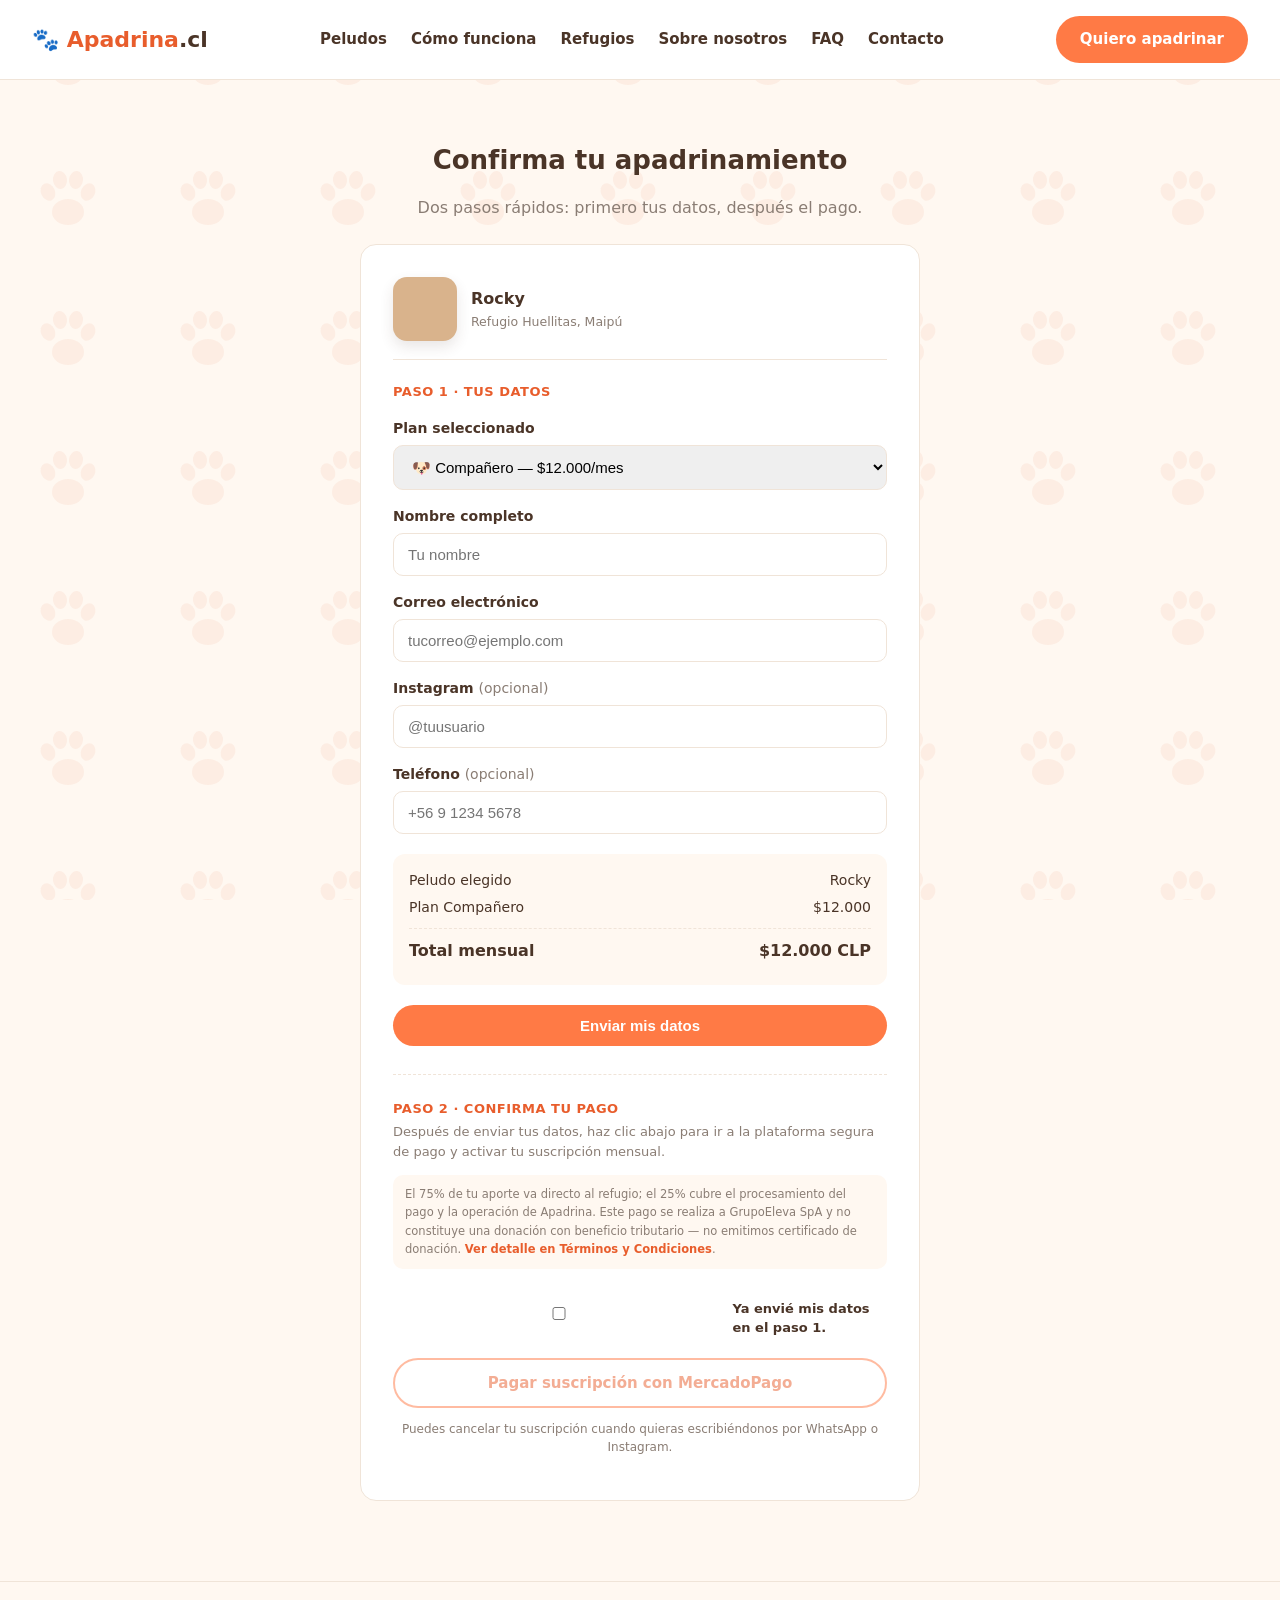
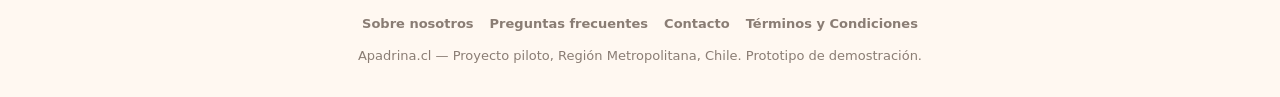
<file: checkout.html>
<!DOCTYPE html>
<html lang="es-CL">
<head>
<meta charset="UTF-8">
<meta name="viewport" content="width=device-width, initial-scale=1.0">
<title>Suscribirme — Apadrina</title>
<meta name="robots" content="noindex, nofollow">
<link rel="stylesheet" href="style.css">
<link rel="icon" href="Imagenes/Banners/favicon.png" type="image/png">
</head>
<body>

<div id="header-placeholder"></div>

<div class="container">
  <h2 class="section-title" style="text-align:center;">Confirma tu apadrinamiento</h2>
  <p class="section-sub" style="text-align:center;">Dos pasos rápidos: primero tus datos, después el pago.</p>

  <div class="form-box" style="max-width:560px;">
    <div class="checkout-animal-header">
      <div id="perro-foto" class="checkout-animal-foto"></div>
      <div>
        <div class="checkout-animal-nombre"><b id="perro-nombre">Rocky</b></div>
        <div class="checkout-animal-refugio" id="perro-refugio">Refugio Huellitas, Maipú</div>
      </div>
    </div>

    <!-- PASO 1: Formulario de datos -->
    <h3 class="checkout-paso-titulo">Paso 1 · Tus datos</h3>
    <form id="checkout-form" action="https://formspree.io/f/mgawyrad" method="POST">
      <input type="hidden" name="perro" id="input-perro" value="Rocky">
      <input type="hidden" name="plan" id="input-plan" value="Compañero - $12.000/mes">

      <label for="plan-select">Plan seleccionado</label>
      <select id="plan-select" name="plan_legible" style="width:100%;padding:12px 14px;border:1px solid var(--borde);border-radius:10px;font-size:15px;">
        <option value="Amigo - $5.000/mes">🐾 Amigo — $5.000/mes</option>
        <option value="Compañero - $12.000/mes" selected>🐶 Compañero — $12.000/mes</option>
        <option value="Familia Apadrina - $20.000/mes">🏡 Familia Apadrina — $20.000/mes</option>
      </select>

      <label for="nombre">Nombre completo</label>
      <input type="text" id="nombre" name="nombre" placeholder="Tu nombre" required>

      <label for="email">Correo electrónico</label>
      <input type="email" id="email" name="email" placeholder="tucorreo@ejemplo.com" required>

      <label for="instagram">Instagram <span style="font-weight:400; color:var(--gris);">(opcional)</span></label>
      <input type="text" id="instagram" name="instagram" placeholder="@tuusuario">

      <label for="telefono">Teléfono <span style="font-weight:400; color:var(--gris);">(opcional)</span></label>
      <input type="tel" id="telefono" name="telefono" placeholder="+56 9 1234 5678">

      <div class="summary-box">
        <div class="summary-row"><span>Peludo elegido</span><span id="resumen-perro">Rocky</span></div>
        <div class="summary-row"><span id="resumen-plan-label">Plan Compañero</span><span id="resumen-plan-precio">$12.000</span></div>
        <div class="summary-row total"><span>Total mensual</span><span id="resumen-total">$12.000 CLP</span></div>
      </div>

      <button type="submit" id="btn-enviar-datos" class="btn btn-primary" style="width:100%; margin-top:20px;">Enviar mis datos</button>
    </form>

    <!-- PASO 2: Pago (se habilita después de enviar el formulario) -->
    <div id="paso-pago" style="margin-top:28px; padding-top:24px; border-top:1px dashed var(--borde);">
      <h3 class="checkout-paso-titulo" style="margin-top:0;">Paso 2 · Confirma tu pago</h3>
      <p style="font-size:13px; color:var(--gris); margin-top:4px;">Después de enviar tus datos, haz clic abajo para ir a la plataforma segura de pago y activar tu suscripción mensual.</p>

      <p class="disclaimer-legal">
        El 75% de tu aporte va directo al refugio; el 25% cubre el procesamiento del pago y la operación de Apadrina. Este pago se realiza a GrupoEleva SpA y no constituye una donación con beneficio tributario — no emitimos certificado de donación. <a href="terminos.html">Ver detalle en Términos y Condiciones</a>.
      </p>

      <div class="checkbox-group" style="display:flex; align-items:center; gap:8px; margin:14px 0;">
        <input type="checkbox" id="confirm-data-checkbox">
        <label for="confirm-data-checkbox" style="font-size:13px;">Ya envié mis datos en el paso 1.</label>
      </div>

      <a href="#" id="btn-pagar" class="btn btn-secondary" style="width:100%; text-align:center; display:block; pointer-events:none; opacity:0.5;">Pagar suscripción con MercadoPago</a>
      <p style="font-size:12px; color:var(--gris); text-align:center; margin-top:12px;">Puedes cancelar tu suscripción cuando quieras escribiéndonos por WhatsApp o Instagram.</p>
    </div>
  </div>
</div>

<div id="footer-placeholder"></div>

<script src="animales.js"></script>
<script src="main.js"></script>
<script>
  // Links de suscripción de MercadoPago por nivel
  const LINKS_MERCADOPAGO = {
    'Amigo - $5.000/mes': 'https://mpago.la/29Uj55K',
    'Compañero - $12.000/mes': 'https://mpago.la/2VwfkwC',
    'Familia Apadrina - $20.000/mes': 'https://mpago.la/1sA7JRd',
  };

  const PRECIOS = {
    'Amigo - $5.000/mes': '$5.000',
    'Compañero - $12.000/mes': '$12.000',
    'Familia Apadrina - $20.000/mes': '$20.000',
  };

  document.addEventListener('DOMContentLoaded', () => {
    // Lee el perro y el plan desde la URL (ej. checkout.html?id=rocky&perro=Rocky&tier=companero)
    const params = new URLSearchParams(window.location.search);
    const idAnimal = params.get('id');
    const animal = (idAnimal && typeof animalesDB !== 'undefined') ? animalesDB[idAnimal] : null;
    const perro = animal ? animal.nombre : (params.get('perro') || 'Rocky');
    const tierParam = params.get('tier');

    const tierToPlan = {
      amigo: 'Amigo - $5.000/mes',
      'compañero': 'Compañero - $12.000/mes',
      companero: 'Compañero - $12.000/mes',
      familia: 'Familia Apadrina - $20.000/mes',
    };

    const planSelect = document.getElementById('plan-select');
    if (tierParam && tierToPlan[tierParam]) {
      planSelect.value = tierToPlan[tierParam];
    }

    document.getElementById('perro-nombre').textContent = perro;
    document.getElementById('resumen-perro').textContent = perro;
    document.getElementById('input-perro').value = perro;

    if (animal) {
      document.getElementById('perro-refugio').textContent = `${animal.refugio}, ${animal.comuna}`;
      const fotoEl = document.getElementById('perro-foto');
      const fotoPrincipal = (animal.imagenes && animal.imagenes[0]) ? `Imagenes/Mascotas/${animal.imagenes[0]}` : '';
      if (fotoPrincipal) {
        fotoEl.style.backgroundImage = `url('${fotoPrincipal}')`;
      } else {
        fotoEl.style.backgroundColor = animal.colorPlaceholder || '#D9B38C';
      }
    }

    function actualizarResumen() {
      const planValue = planSelect.value;
      document.getElementById('input-plan').value = planValue;
      document.getElementById('resumen-plan-label').textContent = 'Plan ' + planValue.split(' - ')[0];
      document.getElementById('resumen-plan-precio').textContent = PRECIOS[planValue];
      document.getElementById('resumen-total').textContent = PRECIOS[planValue] + ' CLP';

      const btnPagar = document.getElementById('btn-pagar');
      btnPagar.href = LINKS_MERCADOPAGO[planValue];
    }

    planSelect.addEventListener('change', actualizarResumen);
    actualizarResumen();

    // Habilita el botón de pago solo cuando el usuario confirma que ya envió el formulario
    const checkbox = document.getElementById('confirm-data-checkbox');
    const btnPagar = document.getElementById('btn-pagar');
    checkbox.addEventListener('change', () => {
      if (checkbox.checked) {
        btnPagar.style.pointerEvents = 'auto';
        btnPagar.style.opacity = '1';
        btnPagar.classList.remove('btn-secondary');
        btnPagar.classList.add('btn-primary');
      } else {
        btnPagar.style.pointerEvents = 'none';
        btnPagar.style.opacity = '0.5';
        btnPagar.classList.remove('btn-primary');
        btnPagar.classList.add('btn-secondary');
      }
    });

    // Cuando el formulario se envía, tildamos el checkbox automáticamente
    document.getElementById('checkout-form').addEventListener('submit', () => {
      setTimeout(() => {
        checkbox.checked = true;
        checkbox.dispatchEvent(new Event('change'));
      }, 300);
    });
  });
</script>
</body>
</html>
</file>
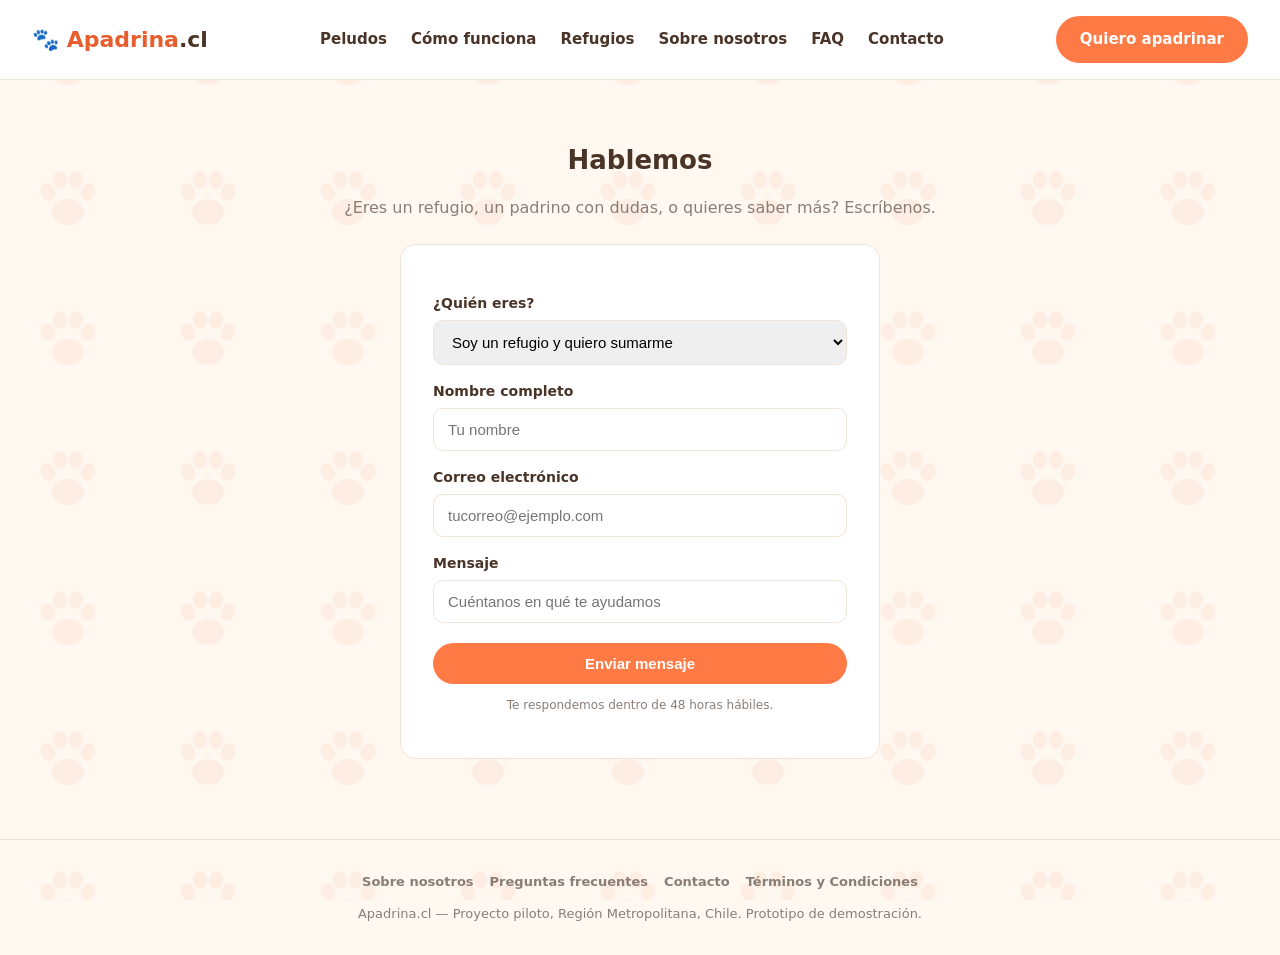
<file: contacto.html>
<!DOCTYPE html>
<html lang="es-CL">
<head>
<meta charset="UTF-8">
<meta name="viewport" content="width=device-width, initial-scale=1.0">
<title>Contacto — Apadrina</title>
<meta name="description" content="¿Eres un refugio y quieres sumarte, o tienes dudas como padrino? Escríbenos, te respondemos dentro de 48 horas hábiles.">
<meta property="og:title" content="Contacto — Apadrina">
<meta property="og:description" content="¿Eres un refugio, un padrino con dudas, o quieres saber más? Escríbenos.">
<meta property="og:image" content="https://apadrina-cl.netlify.app/Imagenes/Banners/bannersperritos.png">
<meta property="og:url" content="https://apadrina-cl.netlify.app/contacto.html">
<meta property="og:type" content="website">
<meta name="twitter:card" content="summary_large_image">
<link rel="stylesheet" href="style.css">
<link rel="icon" href="Imagenes/Banners/favicon.png" type="image/png">
</head>
<body>

<div id="header-placeholder"></div>

<div class="container">
  <h2 class="section-title" style="text-align:center;">Hablemos</h2>
  <p class="section-sub" style="text-align:center;">¿Eres un refugio, un padrino con dudas, o quieres saber más? Escríbenos.</p>

  <div class="form-box">
    <form id="contacto-form" action="https://formspree.io/f/xpparkdn" method="POST">
      <input type="hidden" name="_subject" value="Nuevo mensaje de contacto — Apadrina">

      <label for="tipo">¿Quién eres?</label>
      <select id="tipo" name="tipo" style="width:100%;padding:12px 14px;border:1px solid var(--borde);border-radius:10px;font-size:15px;">
        <option>Soy un refugio y quiero sumarme</option>
        <option>Soy padrino y tengo una duda</option>
        <option>Otro</option>
      </select>

      <label for="nombre">Nombre completo</label>
      <input type="text" id="nombre" name="nombre" placeholder="Tu nombre" required>

      <label for="email">Correo electrónico</label>
      <input type="email" id="email" name="email" placeholder="tucorreo@ejemplo.com" required>

      <label for="mensaje">Mensaje</label>
      <input type="text" id="mensaje" name="mensaje" placeholder="Cuéntanos en qué te ayudamos" required>

      <button type="submit" class="btn btn-primary" style="width:100%; margin-top:20px;">Enviar mensaje</button>
      <p style="font-size:12px; color:var(--gris); text-align:center; margin-top:12px;">Te respondemos dentro de 48 horas hábiles.</p>
    </form>
  </div>
</div>

<div id="footer-placeholder"></div>

<script src="main.js"></script>
</body>
</html>
</file>
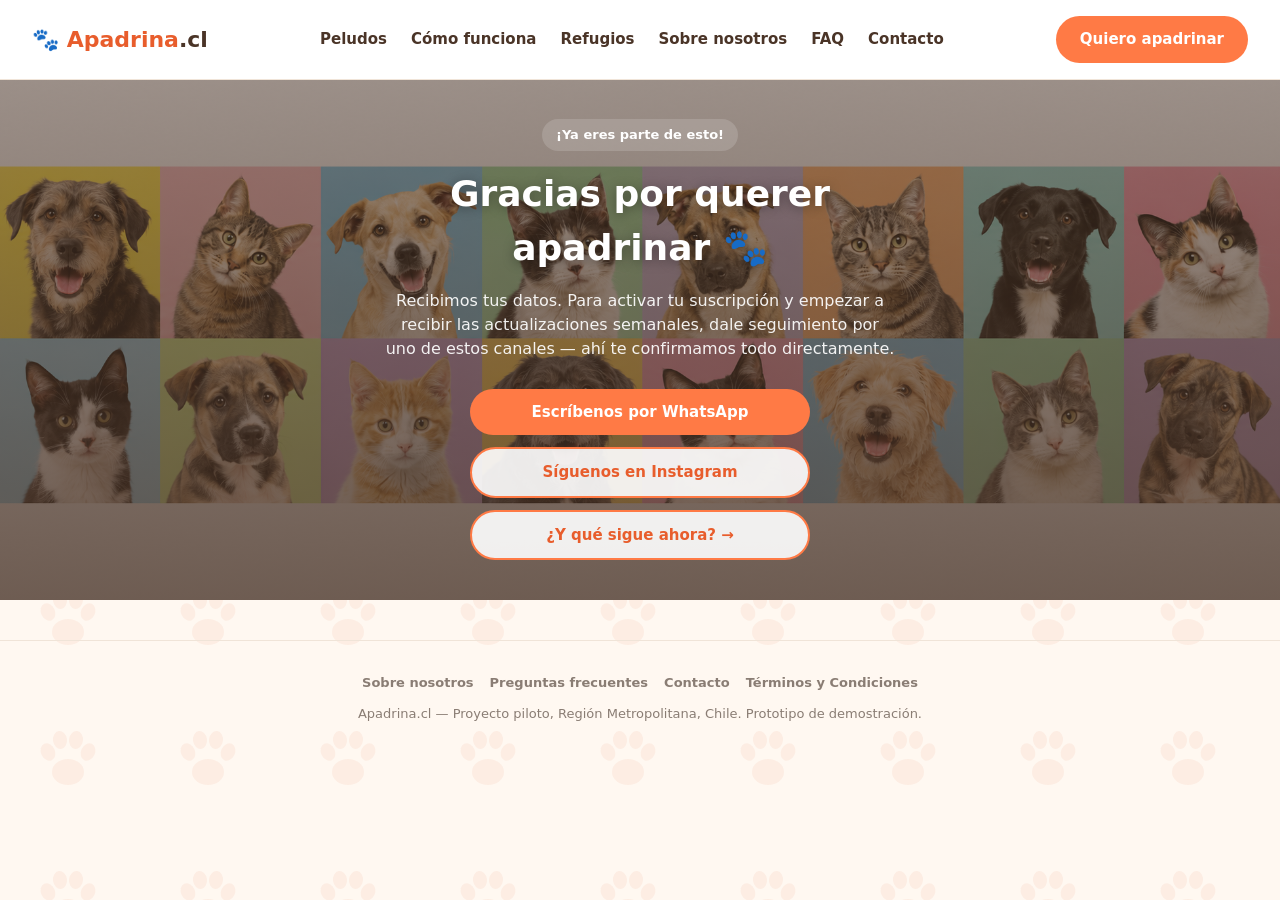
<file: dashboard.html>
<!DOCTYPE html>
<html lang="es-CL">
<head>
<meta charset="UTF-8">
<meta name="viewport" content="width=device-width, initial-scale=1.0">
<title>¡Gracias! — Apadrina</title>
<meta name="robots" content="noindex, nofollow">
<link rel="stylesheet" href="style.css">
<link rel="icon" href="Imagenes/Banners/favicon.png" type="image/png">
</head>
<body>

<div id="header-placeholder"></div>

<section class="gracias-hero" id="gracias-hero">
  <div class="gracias-overlay"></div>
  <div class="confeti-wrap" id="confeti-wrap"></div>

  <div class="gracias-content">
    <span class="badge">¡Ya eres parte de esto!</span>
    <h1>Gracias por querer apadrinar 🐾</h1>
    <p>Recibimos tus datos. Para activar tu suscripción y empezar a recibir las actualizaciones semanales, dale seguimiento por uno de estos canales — ahí te confirmamos todo directamente.</p>

    <div class="gracias-botones">
      <a href="https://wa.me/56900000000?text=Hola%2C%20acabo%20de%20enviar%20mis%20datos%20para%20apadrinar%20y%20quiero%20confirmar%20mi%20suscripci%C3%B3n" target="_blank" class="btn btn-primary" style="width:100%;">Escríbenos por WhatsApp</a>
      <a href="https://instagram.com/apadrina.cl" target="_blank" class="btn btn-secondary" style="width:100%; background:rgba(255,255,255,0.9);">Síguenos en Instagram</a>
      <a href="que-sigue.html" class="btn btn-secondary" style="width:100%; background:rgba(255,255,255,0.9);">¿Y qué sigue ahora? →</a>
    </div>
  </div>
</section>

<div id="footer-placeholder"></div>

<script src="main.js"></script>
<script>
  document.addEventListener('DOMContentLoaded', () => {
    // Genera piezas de confeti con posición, color, tamaño y velocidad aleatorios.
    const wrap = document.getElementById('confeti-wrap');
    const colores = ['#FF7A45', '#E85D2C', '#FFD166', '#3FA34D', '#FFFFFF'];
    const cantidad = 60;

    for (let i = 0; i < cantidad; i++) {
      const pieza = document.createElement('div');
      pieza.className = 'confeti-pieza';
      pieza.style.left = Math.random() * 100 + '%';
      pieza.style.background = colores[Math.floor(Math.random() * colores.length)];
      pieza.style.animationDuration = (2.5 + Math.random() * 2.5) + 's';
      pieza.style.animationDelay = (Math.random() * 3) + 's';
      pieza.style.width = (6 + Math.random() * 6) + 'px';
      pieza.style.height = (10 + Math.random() * 8) + 'px';
      if (Math.random() > 0.5) pieza.style.borderRadius = '50%';
      wrap.appendChild(pieza);
    }
  });
</script>
</body>
</html>
</file>
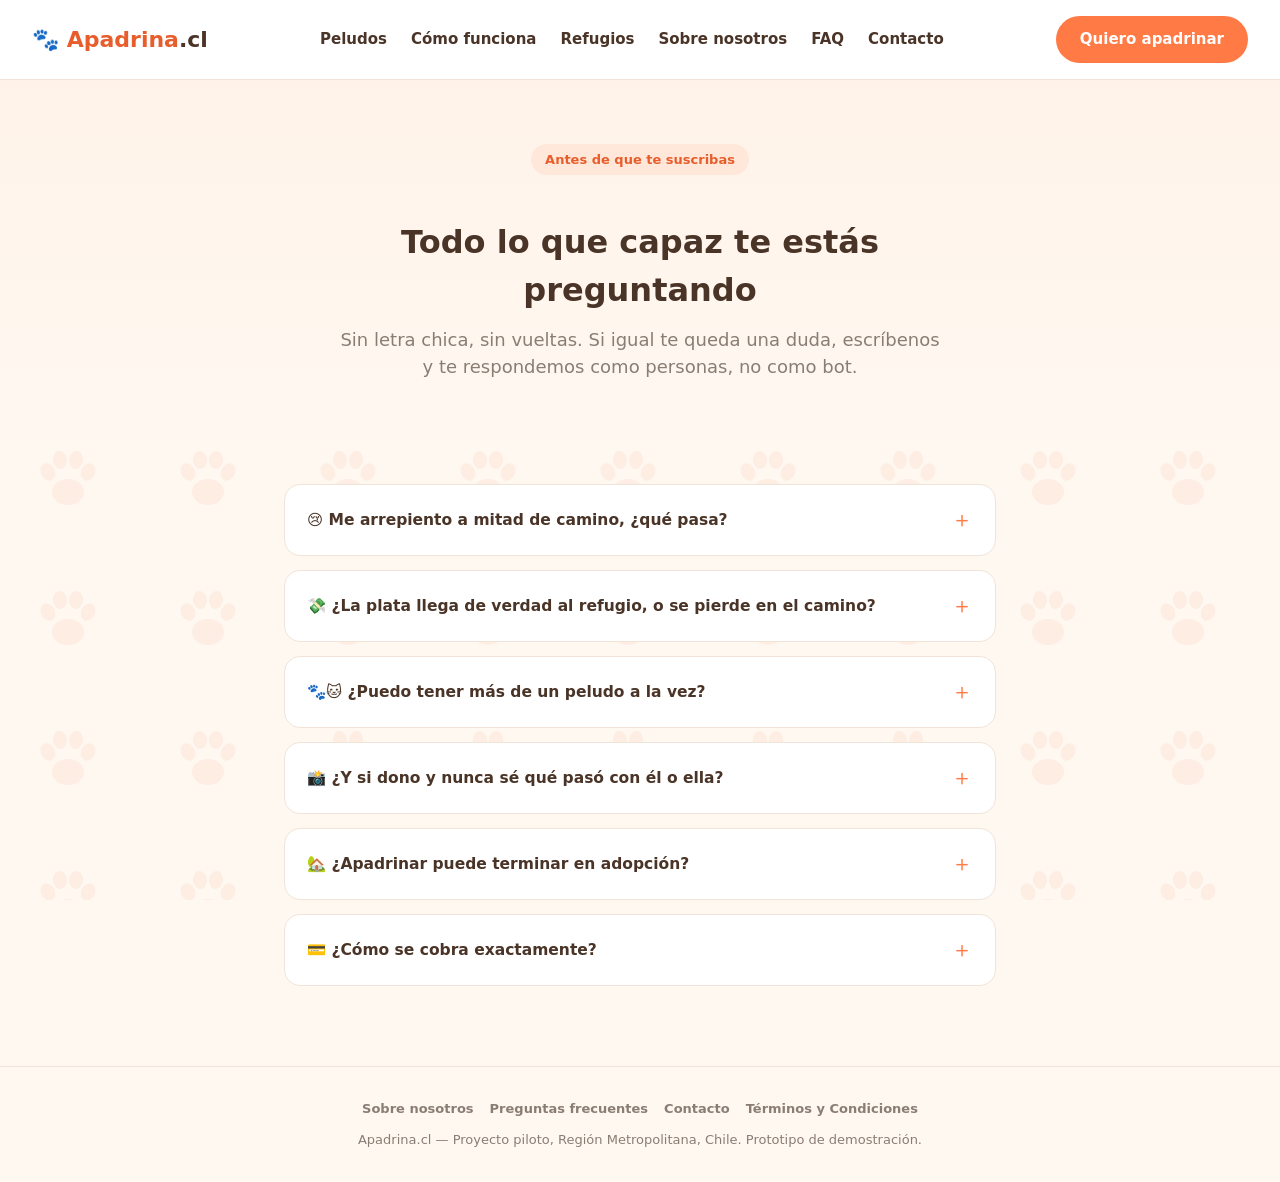
<file: faq.html>
<!DOCTYPE html>
<html lang="es-CL">
<head>
<meta charset="UTF-8">
<meta name="viewport" content="width=device-width, initial-scale=1.0">
<title>Preguntas frecuentes — Apadrina</title>
<meta name="description" content="Resolvemos tus dudas sobre cómo funciona apadrinar un perro o gato con Apadrina: cobros, cancelación, novedades y más.">
<meta property="og:title" content="Preguntas frecuentes — Apadrina">
<meta property="og:description" content="Sin letra chica, sin vueltas. Todo lo que necesitas saber antes de apadrinar un peludo.">
<meta property="og:image" content="https://apadrina-cl.netlify.app/Imagenes/Banners/bannersperritos.png">
<meta property="og:url" content="https://apadrina-cl.netlify.app/faq.html">
<meta property="og:type" content="website">
<meta name="twitter:card" content="summary_large_image">
<link rel="stylesheet" href="style.css">
<link rel="icon" href="Imagenes/Banners/favicon.png" type="image/png">
</head>
<body>

<div id="header-placeholder"></div>

<section class="hero" style="padding-bottom:36px;">
  <span class="badge">Antes de que te suscribas</span>
  <h1 style="font-size:32px;">Todo lo que capaz te estás preguntando</h1>
  <p>Sin letra chica, sin vueltas. Si igual te queda una duda, escríbenos y te respondemos como personas, no como bot.</p>
</section>

<div class="container reveal" style="max-width:760px;">
  <div class="faq-acordeon">

    <div class="faq-item">
      <button class="faq-pregunta">
        <span>😢 Me arrepiento a mitad de camino, ¿qué pasa?</span>
        <span class="faq-flecha">＋</span>
      </button>
      <div class="faq-respuesta">
        <p>Cancelas cuando quieras desde tu panel, sin explicaciones ni multas. Dejas de pagar el mes siguiente, y tu peludo sigue esperando a alguien más que lo acompañe.</p>

      </div>
    </div>

    <div class="faq-item">
      <button class="faq-pregunta">
        <span>💸 ¿La plata llega de verdad al refugio, o se pierde en el camino?</span>
        <span class="faq-flecha">＋</span>
      </button>
      <div class="faq-respuesta">
        <p>Casi todo. Apadrina se queda con una comisión chica para cubrir el proceso de pago y mantener la plataforma funcionando — el resto va directo al refugio, cada mes, sin intermediarios raros.</p>
      </div>
    </div>

    <div class="faq-item">
      <button class="faq-pregunta">
        <span>🐾🐱 ¿Puedo tener más de un peludo a la vez?</span>
        <span class="faq-flecha">＋</span>
      </button>
      <div class="faq-respuesta">
        <p>Todos los que tu corazón (y tu billetera) te permitan. Puedes apadrinar a varios al mismo tiempo, cada uno con su propio nivel y sus propias novedades.</p>
      </div>
    </div>

    <div class="faq-item">
      <button class="faq-pregunta">
        <span>📸 ¿Y si dono y nunca sé qué pasó con él o ella?</span>
        <span class="faq-flecha">＋</span>
      </button>
      <div class="faq-respuesta">
        <p>Eso no va a pasar. Los refugios nos mandan fotos y novedades reales de cada peludo, y nuestro equipo se encarga de que te lleguen semana a semana. Si el refugio tiene tiempo, a veces te escribe directo — pero si está a full con el día a día, de todas formas vas a recibir tus actualizaciones. Vas a ver cómo cambia, no solo un recibo de pago.</p>
      </div>
    </div>

    <div class="faq-item">
      <button class="faq-pregunta">
        <span>🏡 ¿Apadrinar puede terminar en adopción?</span>
        <span class="faq-flecha">＋</span>
      </button>
      <div class="faq-respuesta">
        <p>Ojalá, para eso también estamos. Si el refugio ve que ya está listo y ustedes hacen buena dupla, los padrinos tienen prioridad para adoptar.</p>
      </div>
    </div>

    <div class="faq-item">
      <button class="faq-pregunta">
        <span>💳 ¿Cómo se cobra exactamente?</span>
        <span class="faq-flecha">＋</span>
      </button>
      <div class="faq-respuesta">
        <p>Con tarjeta de crédito o débito, a través de una pasarela de pago segura. El cobro es automático cada mes — no tienes que acordarte de pagar ni volver a la página.</p>
      </div>
    </div>

  </div>
</div>

<div id="footer-placeholder"></div>

<script src="main.js"></script>
<script>
  document.addEventListener('DOMContentLoaded', () => {
    document.querySelectorAll('.faq-item').forEach((item) => {
      const boton = item.querySelector('.faq-pregunta');
      const respuesta = item.querySelector('.faq-respuesta');

      boton.addEventListener('click', () => {
        const yaAbierto = item.classList.contains('open');

        document.querySelectorAll('.faq-item').forEach((otro) => {
          otro.classList.remove('open');
          otro.querySelector('.faq-respuesta').style.maxHeight = null;
        });

        if (!yaAbierto) {
          item.classList.add('open');
          respuesta.style.maxHeight = respuesta.scrollHeight + 'px';
        }
      });
    });
  });
</script>
</body>
</html>
</file>
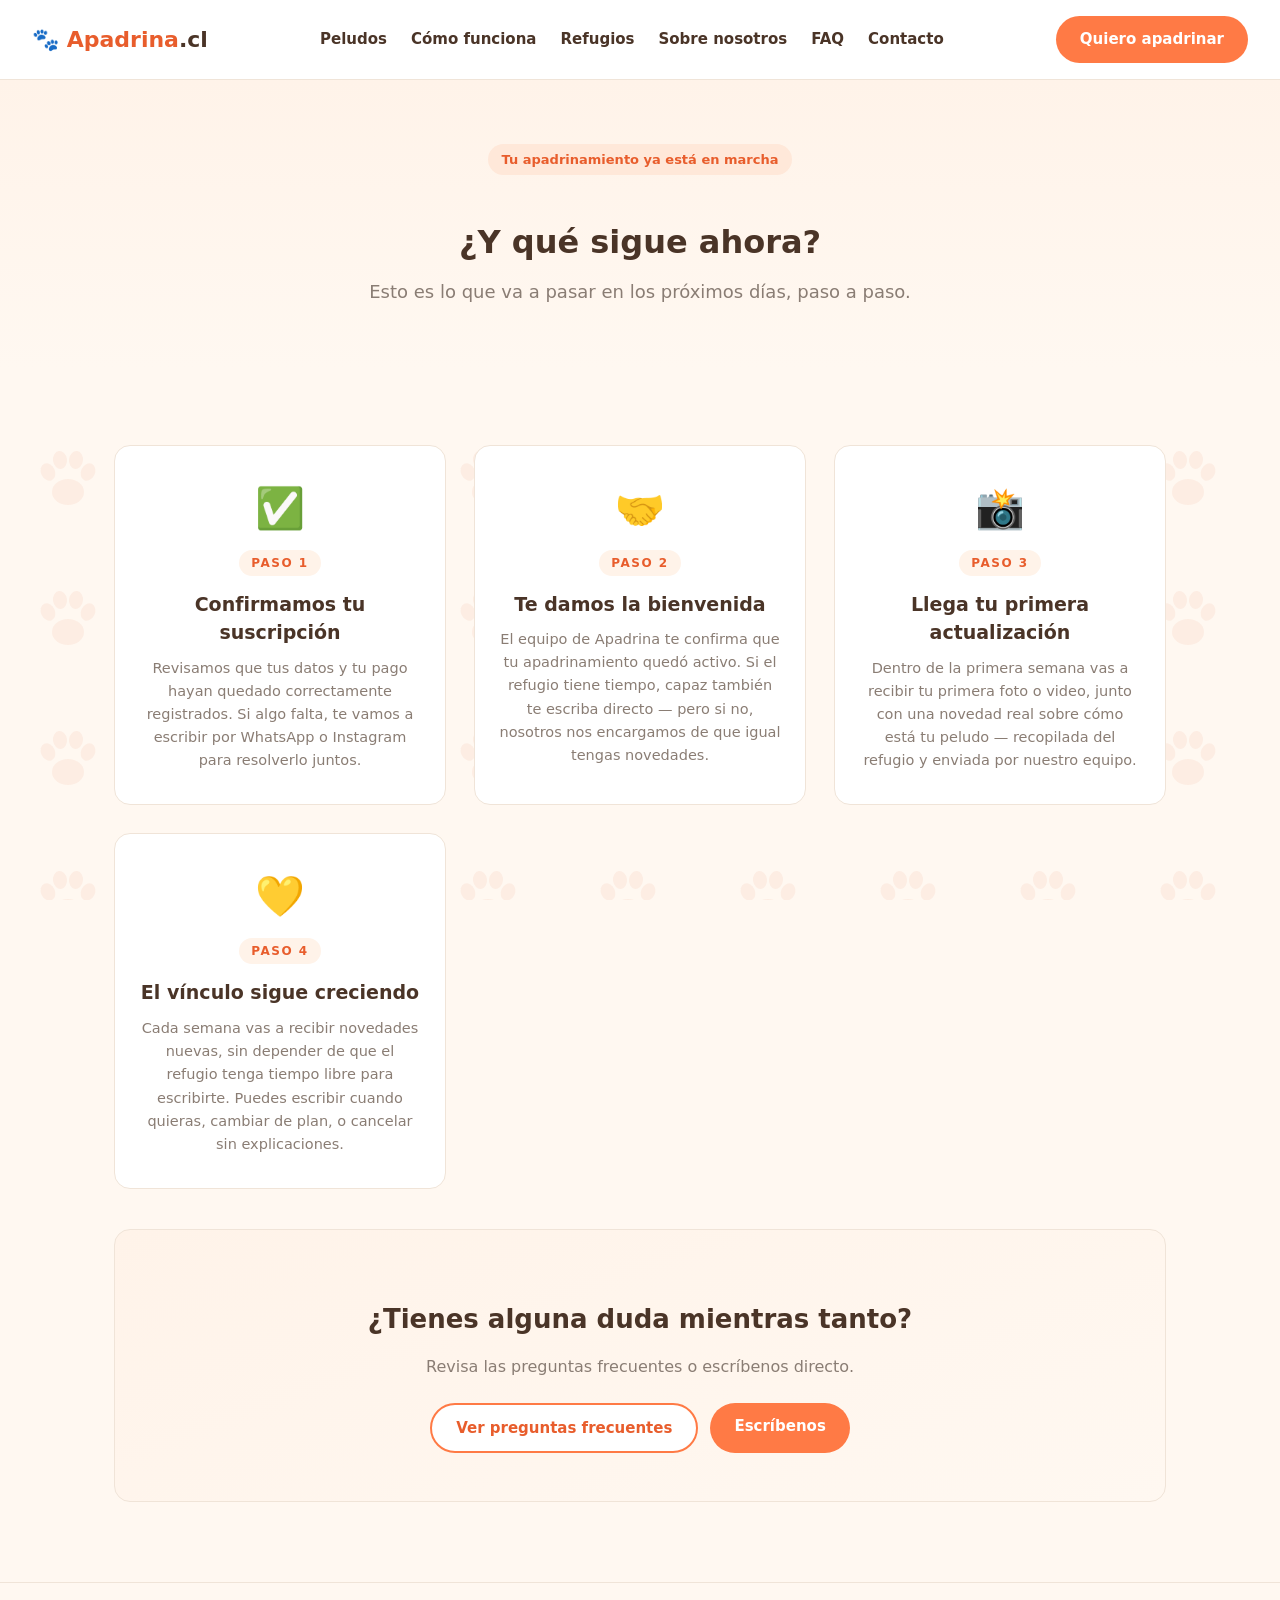
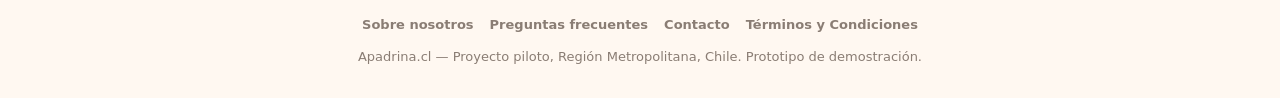
<file: que-sigue.html>
<!DOCTYPE html>
<html lang="es-CL">
<head>
<meta charset="UTF-8">
<meta name="viewport" content="width=device-width, initial-scale=1.0">
<title>¿Y qué sigue ahora? — Apadrina</title>
<meta name="robots" content="noindex, nofollow">
<link rel="stylesheet" href="style.css">
<link rel="icon" href="Imagenes/Banners/favicon.png" type="image/png">
</head>
<body>

<div id="header-placeholder"></div>

<section class="hero" style="padding-bottom:36px;">
  <span class="badge">Tu apadrinamiento ya está en marcha</span>
  <h1 style="font-size:32px;">¿Y qué sigue ahora?</h1>
  <p>Esto es lo que va a pasar en los próximos días, paso a paso.</p>
</section>

<div class="container reveal">
  <div class="pasos-emocion">
    <div class="paso-emocion">
      <span class="paso-emoji">✅</span>
      <span class="paso-numero">Paso 1</span>
      <h3>Confirmamos tu suscripción</h3>
      <p>Revisamos que tus datos y tu pago hayan quedado correctamente registrados. Si algo falta, te vamos a escribir por WhatsApp o Instagram para resolverlo juntos.</p>
    </div>
    <div class="paso-emocion">
      <span class="paso-emoji">🤝</span>
      <span class="paso-numero">Paso 2</span>
      <h3>Te damos la bienvenida</h3>
      <p>El equipo de Apadrina te confirma que tu apadrinamiento quedó activo. Si el refugio tiene tiempo, capaz también te escriba directo — pero si no, nosotros nos encargamos de que igual tengas novedades.</p>
    </div>
    <div class="paso-emocion">
      <span class="paso-emoji">📸</span>
      <span class="paso-numero">Paso 3</span>
      <h3>Llega tu primera actualización</h3>
      <p>Dentro de la primera semana vas a recibir tu primera foto o video, junto con una novedad real sobre cómo está tu peludo — recopilada del refugio y enviada por nuestro equipo.</p>
    </div>
    <div class="paso-emocion">
      <span class="paso-emoji">💛</span>
      <span class="paso-numero">Paso 4</span>
      <h3>El vínculo sigue creciendo</h3>
      <p>Cada semana vas a recibir novedades nuevas, sin depender de que el refugio tenga tiempo libre para escribirte. Puedes escribir cuando quieras, cambiar de plan, o cancelar sin explicaciones.</p>
    </div>
  </div>

  <div class="cta-refugio reveal" style="margin-top:40px;">
    <h2 class="section-title" style="margin-bottom:6px;">¿Tienes alguna duda mientras tanto?</h2>
    <p class="section-sub">Revisa las preguntas frecuentes o escríbenos directo.</p>
    <div style="display:flex; gap:12px; justify-content:center; flex-wrap:wrap;">
      <a href="faq.html" class="btn btn-secondary">Ver preguntas frecuentes</a>
      <a href="contacto.html" class="btn btn-primary">Escríbenos</a>
    </div>
  </div>
</div>

<div id="footer-placeholder"></div>

<script src="main.js"></script>
</body>
</html>
</file>
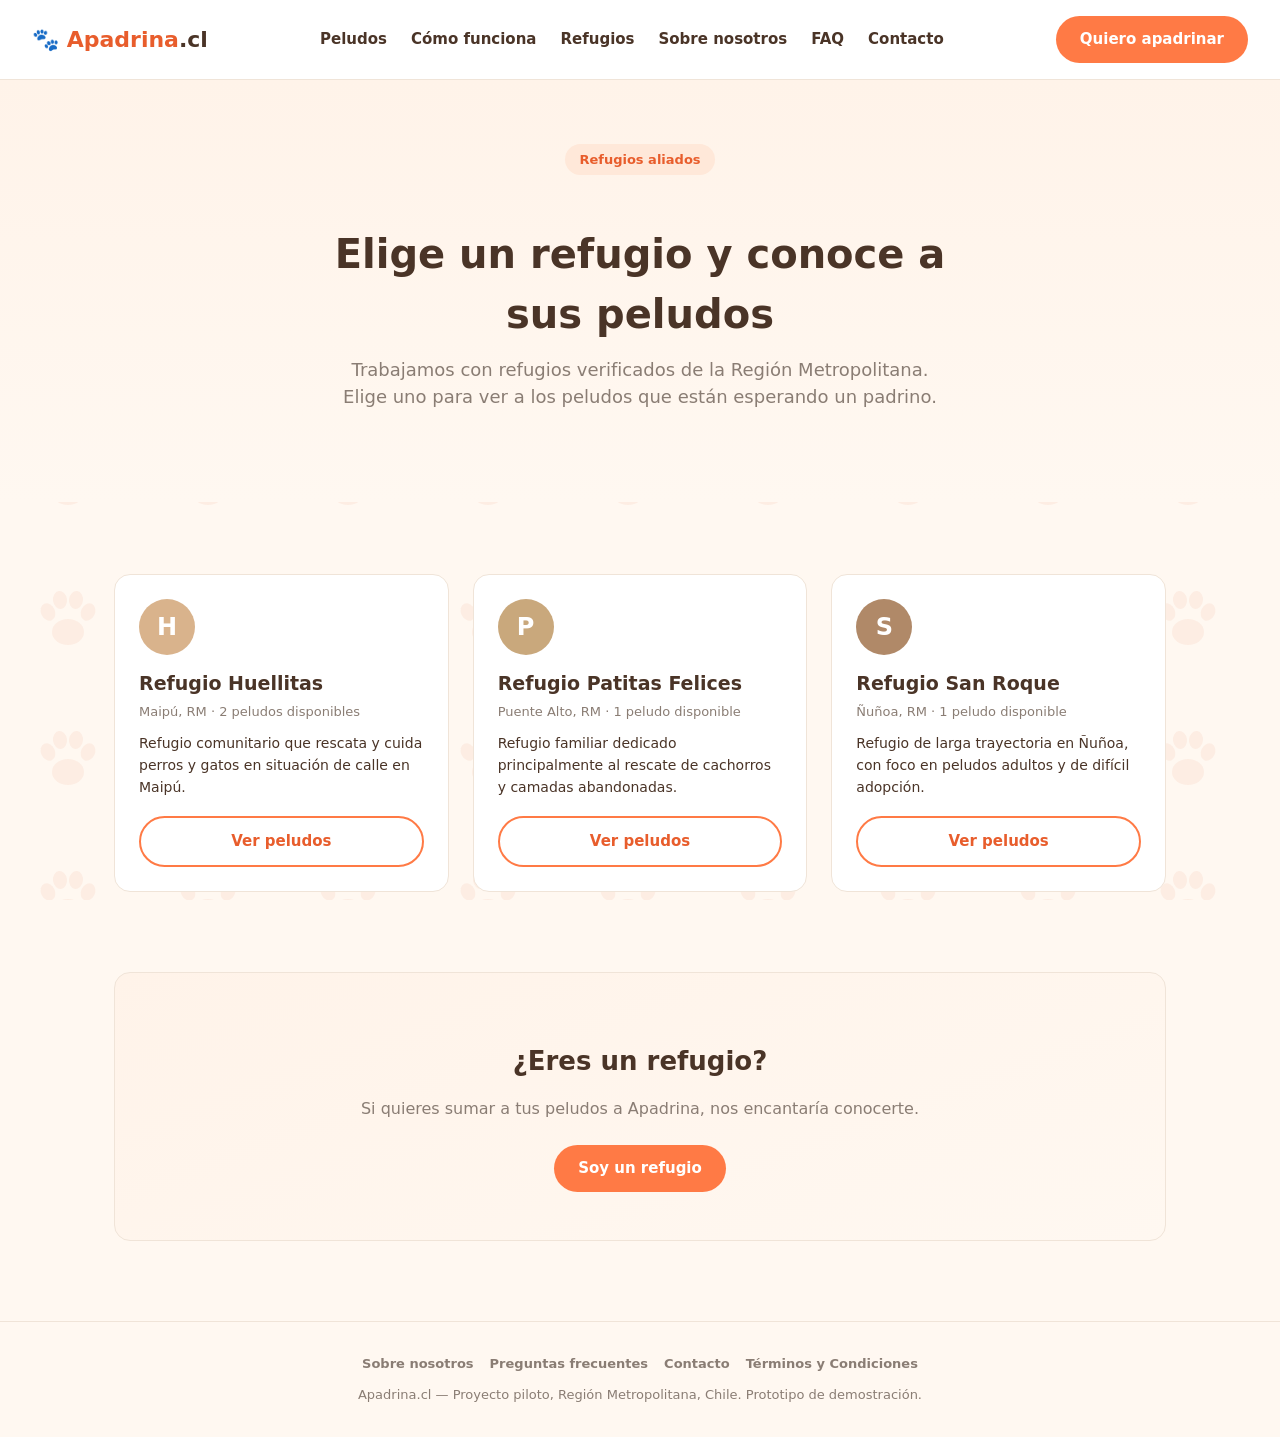
<file: refugios.html>
<!DOCTYPE html>
<html lang="es-CL">
<head>
<meta charset="UTF-8">
<meta name="viewport" content="width=device-width, initial-scale=1.0">
<title>Refugios aliados — Apadrina</title>
<meta name="description" content="Conoce los refugios aliados de Apadrina en la Región Metropolitana y elige a cuál quieres apoyar apadrinando a uno de sus peludos.">
<meta property="og:title" content="Refugios aliados — Apadrina">
<meta property="og:description" content="Refugios verificados de la Región Metropolitana. Elige uno y conoce a los peludos que están esperando un padrino.">
<meta property="og:image" content="https://apadrina-cl.netlify.app/Imagenes/Banners/bannersperritos.png">
<meta property="og:url" content="https://apadrina-cl.netlify.app/refugios.html">
<meta property="og:type" content="website">
<meta name="twitter:card" content="summary_large_image">
<link rel="stylesheet" href="style.css">
<link rel="icon" href="Imagenes/Banners/favicon.png" type="image/png">
</head>
<body>

<div id="header-placeholder"></div>

<section class="hero">
  <span class="badge">Refugios aliados</span>
  <h1>Elige un refugio y conoce a sus peludos</h1>
  <p>Trabajamos con refugios verificados de la Región Metropolitana. Elige uno para ver a los peludos que están esperando un padrino.</p>
</section>

<div class="container reveal">
  <div class="grid" id="grid-refugios" style="grid-template-columns: repeat(3, 1fr);">
    <!-- Las tarjetas se generan automáticamente desde animales.js -->
  </div>
</div>

<div class="container reveal">
  <div class="cta-refugio">
    <h2 class="section-title" style="margin-bottom:6px;">¿Eres un refugio?</h2>
    <p class="section-sub">Si quieres sumar a tus peludos a Apadrina, nos encantaría conocerte.</p>
    <a href="contacto.html" class="btn btn-primary">Soy un refugio</a>
  </div>
</div>

<div id="footer-placeholder"></div>

<script src="animales.js"></script>
<script src="main.js"></script>
<script>
  document.addEventListener('DOMContentLoaded', () => {
    const grid = document.getElementById('grid-refugios');
    if (!grid || typeof refugiosDB === 'undefined' || typeof animalesDB === 'undefined') return;

    const animales = Object.values(animalesDB);
    const refugios = Object.values(refugiosDB);

    grid.innerHTML = refugios.map((refugio) => {
      const cantidad = animales.filter((a) => a.refugioId === refugio.id).length;
      const inicial = refugio.nombre.replace('Refugio ', '').charAt(0);
      const fondoLogo = refugio.logo
        ? `background-image:url('Imagenes/Refugios/${refugio.logo}');`
        : `background-color:${refugio.colorPlaceholder || '#D9B38C'};`;

      return `
        <a href="index.html?refugio=${refugio.id}" class="refugio-card">
          <div class="refugio-logo" style="${fondoLogo}">${refugio.logo ? '' : inicial}</div>
          <h3>${refugio.nombre}</h3>
          <div class="meta">${refugio.comuna}, RM · ${cantidad} peludo${cantidad === 1 ? '' : 's'} disponible${cantidad === 1 ? '' : 's'}</div>
          <p>${refugio.descripcion || ''}</p>
          <span class="btn btn-secondary" style="width:100%; text-align:center;">Ver peludos</span>
        </a>
      `;
    }).join('');
  });
</script>
</body>
</html>
</file>
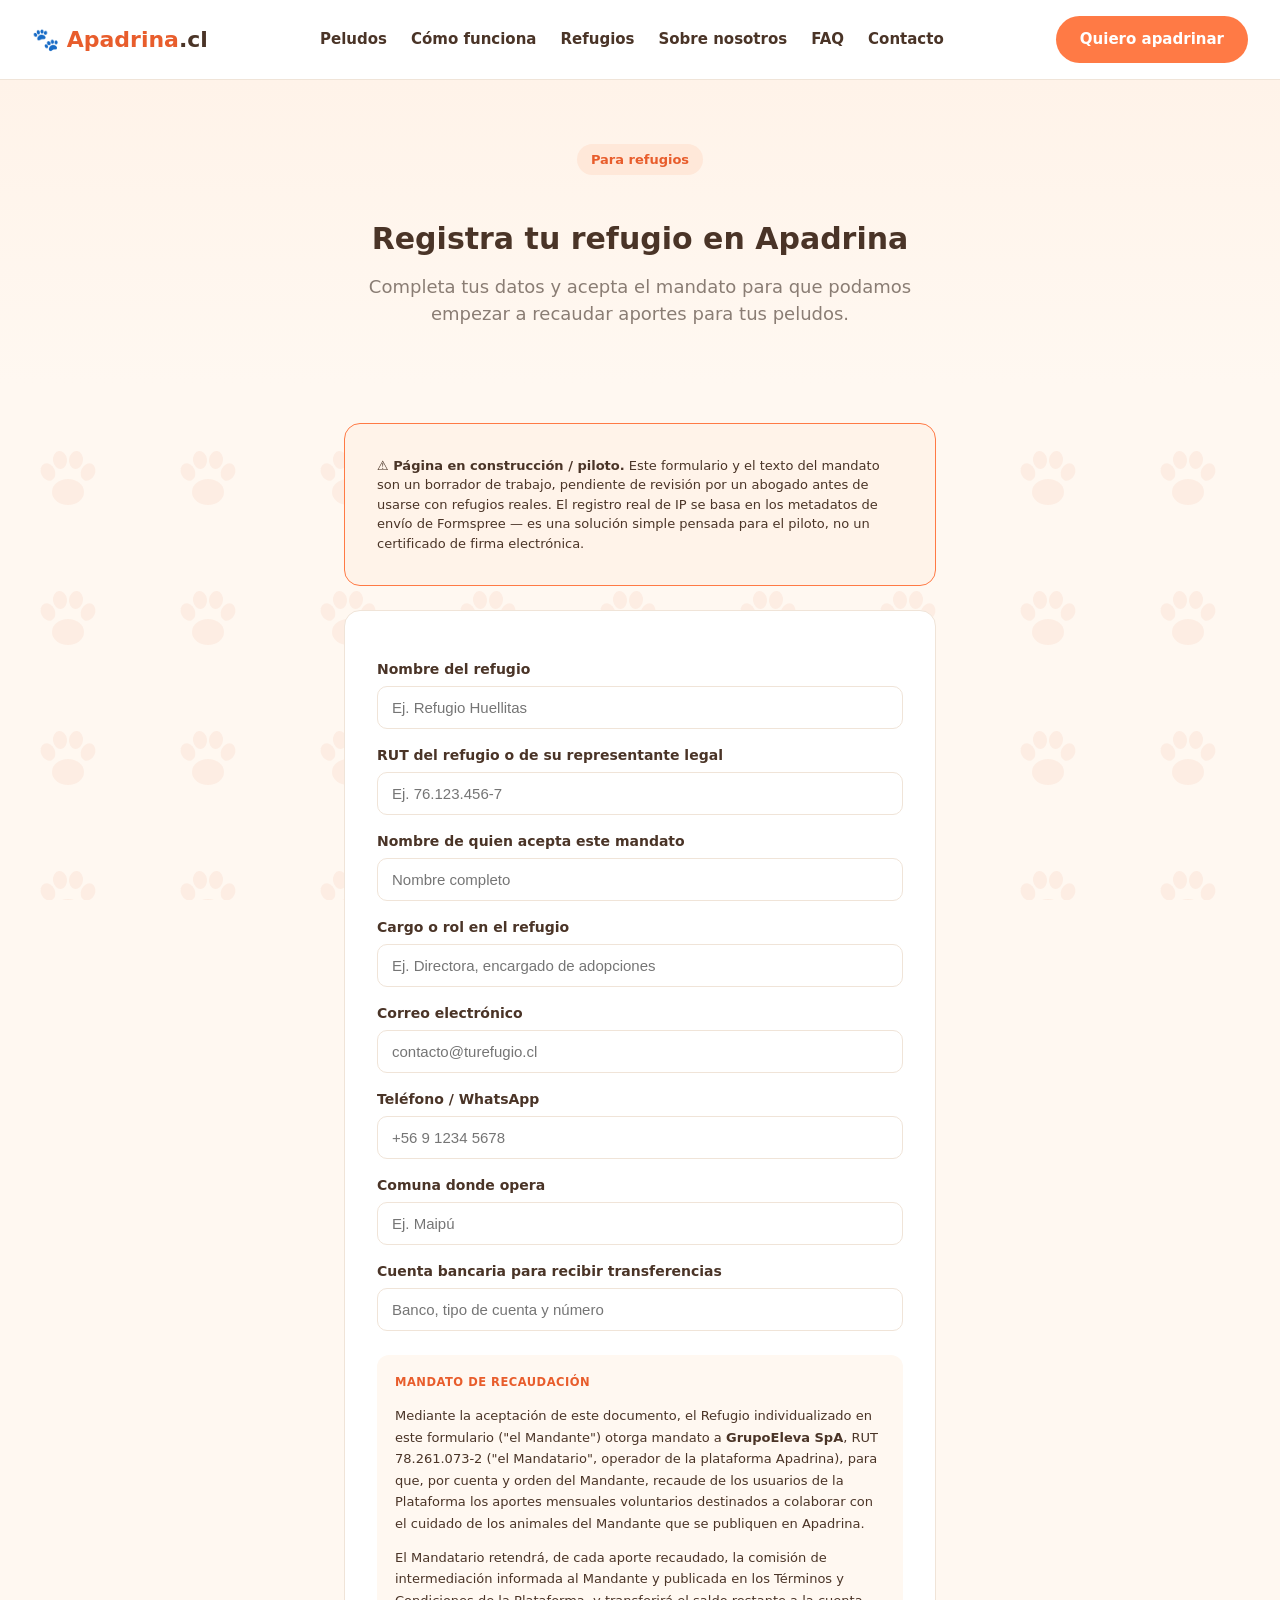
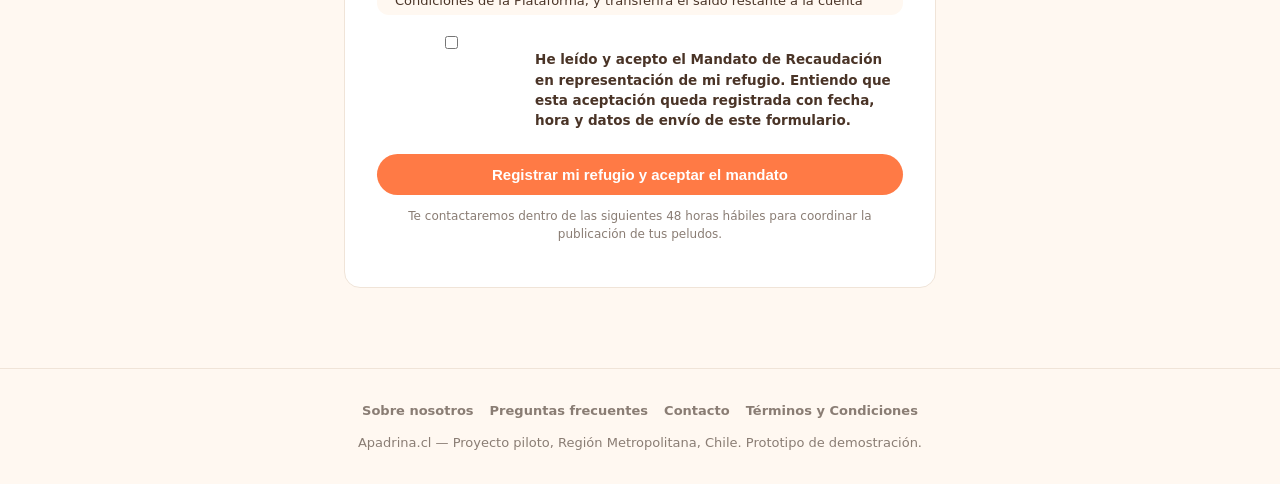
<file: registro-refugio.html>
<!DOCTYPE html>
<html lang="es-CL">
<head>
<meta charset="UTF-8">
<meta name="viewport" content="width=device-width, initial-scale=1.0">
<title>Registro de refugio — Apadrina</title>
<meta name="robots" content="noindex, nofollow">
<link rel="stylesheet" href="style.css">
<link rel="icon" href="Imagenes/Banners/favicon.png" type="image/png">
</head>
<body>

<div id="header-placeholder"></div>

<section class="hero" style="padding-bottom:28px;">
  <span class="badge">Para refugios</span>
  <h1 style="font-size:30px;">Registra tu refugio en Apadrina</h1>
  <p>Completa tus datos y acepta el mandato para que podamos empezar a recaudar aportes para tus peludos.</p>
</section>

<div class="container" style="max-width:640px;">

  <div class="form-box" style="max-width:100%; border-color:var(--naranja); background:#FFF3E9; margin-bottom:24px;">
    <p style="margin:0; font-size:13px; color:var(--marron);">
      <strong>⚠️ Página en construcción / piloto.</strong> Este formulario y el texto del mandato son un borrador de trabajo, pendiente de revisión por un abogado antes de usarse con refugios reales. El registro real de IP se basa en los metadatos de envío de Formspree — es una solución simple pensada para el piloto, no un certificado de firma electrónica.
    </p>
  </div>

  <div class="form-box" style="max-width:100%;">
    <form id="registro-refugio-form" action="https://formspree.io/f/mdendgnp" method="POST">
      <input type="hidden" name="_subject" value="Nuevo registro de refugio — Mandato de Recaudación">
      <input type="hidden" name="fecha_hora_aceptacion" id="input-fecha-hora">
      <input type="hidden" name="zona_horaria" id="input-zona-horaria">

      <label for="nombre-refugio">Nombre del refugio</label>
      <input type="text" id="nombre-refugio" name="nombre_refugio" placeholder="Ej. Refugio Huellitas" required>

      <label for="rut-refugio">RUT del refugio o de su representante legal</label>
      <input type="text" id="rut-refugio" name="rut_refugio" placeholder="Ej. 76.123.456-7" required>

      <label for="nombre-contacto">Nombre de quien acepta este mandato</label>
      <input type="text" id="nombre-contacto" name="nombre_contacto" placeholder="Nombre completo" required>

      <label for="cargo-contacto">Cargo o rol en el refugio</label>
      <input type="text" id="cargo-contacto" name="cargo_contacto" placeholder="Ej. Directora, encargado de adopciones" required>

      <label for="email-refugio">Correo electrónico</label>
      <input type="email" id="email-refugio" name="email_refugio" placeholder="contacto@turefugio.cl" required>

      <label for="telefono-refugio">Teléfono / WhatsApp</label>
      <input type="tel" id="telefono-refugio" name="telefono_refugio" placeholder="+56 9 1234 5678" required>

      <label for="comuna-refugio">Comuna donde opera</label>
      <input type="text" id="comuna-refugio" name="comuna_refugio" placeholder="Ej. Maipú" required>

      <label for="cuenta-bancaria">Cuenta bancaria para recibir transferencias</label>
      <input type="text" id="cuenta-bancaria" name="cuenta_bancaria" placeholder="Banco, tipo de cuenta y número" required>

      <!-- Texto del mandato, visible antes de aceptar -->
      <div style="margin-top:24px; padding:18px; background:var(--crema); border-radius:12px; max-height:260px; overflow-y:auto; font-size:13px; color:var(--marron); line-height:1.65;">
        <p style="margin:0 0 10px; font-weight:800; text-transform:uppercase; font-size:11.5px; letter-spacing:0.5px; color:var(--naranja-oscuro);">Mandato de Recaudación</p>
        <p>Mediante la aceptación de este documento, el Refugio individualizado en este formulario ("el Mandante") otorga mandato a <strong>GrupoEleva SpA</strong>, RUT 78.261.073-2 ("el Mandatario", operador de la plataforma Apadrina), para que, por cuenta y orden del Mandante, recaude de los usuarios de la Plataforma los aportes mensuales voluntarios destinados a colaborar con el cuidado de los animales del Mandante que se publiquen en Apadrina.</p>
        <p>El Mandatario retendrá, de cada aporte recaudado, la comisión de intermediación informada al Mandante y publicada en los Términos y Condiciones de la Plataforma, y transferirá el saldo restante a la cuenta bancaria indicada por el Mandante en este formulario, con la periodicidad informada en dichos Términos y Condiciones.</p>
        <p>Los fondos recaudados por cuenta del Mandante y aún no transferidos no constituyen patrimonio del Mandatario, y serán registrados por este como fondos de terceros en tránsito.</p>
        <p>El Mandante declara contar con las facultades suficientes para representar al refugio individualizado y aceptar este mandato en su nombre. Este mandato podrá terminarse por cualquiera de las partes dando aviso a la otra con 30 días de anticipación, sin perjuicio de las transferencias pendientes al momento del término.</p>
      </div>

      <div style="display:flex; align-items:flex-start; gap:10px; margin:18px 0;">
        <input type="checkbox" id="acepto-mandato" name="acepto_mandato" value="Sí, acepto" required style="margin-top:3px;">
        <label for="acepto-mandato" style="font-size:13.5px; font-weight:600;">He leído y acepto el Mandato de Recaudación en representación de mi refugio. Entiendo que esta aceptación queda registrada con fecha, hora y datos de envío de este formulario.</label>
      </div>

      <button type="submit" class="btn btn-primary" style="width:100%;">Registrar mi refugio y aceptar el mandato</button>
      <p style="font-size:12px; color:var(--gris); text-align:center; margin-top:12px;">Te contactaremos dentro de las siguientes 48 horas hábiles para coordinar la publicación de tus peludos.</p>
    </form>
  </div>

</div>

<div id="footer-placeholder"></div>

<script src="main.js"></script>
<script>
  document.addEventListener('DOMContentLoaded', () => {
    // Registra fecha/hora exacta de aceptación desde el navegador del refugio,
    // como respaldo adicional a la IP y timestamp que Formspree registra
    // automáticamente en el panel de cada submission.
    const form = document.getElementById('registro-refugio-form');
    const inputFecha = document.getElementById('input-fecha-hora');
    const inputZona = document.getElementById('input-zona-horaria');

    form.addEventListener('submit', () => {
      inputFecha.value = new Date().toISOString();
      inputZona.value = Intl.DateTimeFormat().resolvedOptions().timeZone || '';
    });
  });
</script>
</body>
</html>
</file>
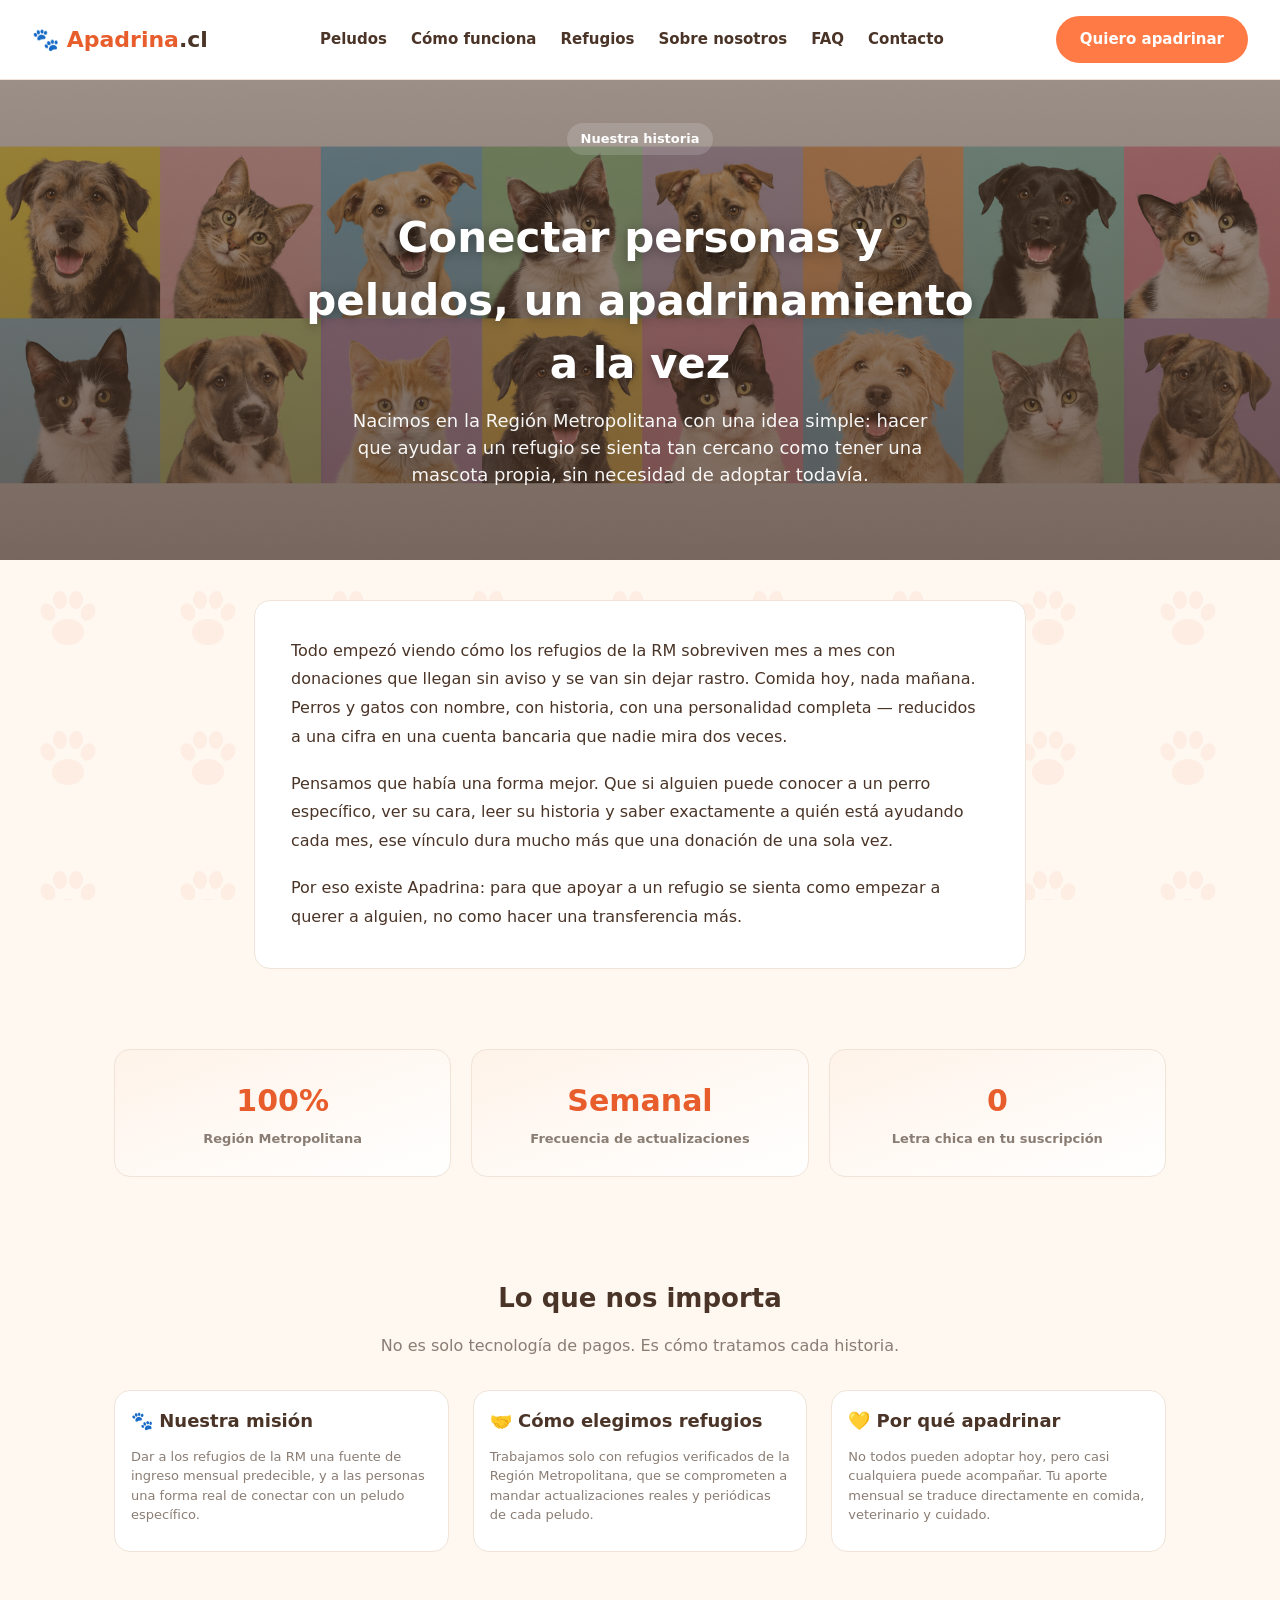
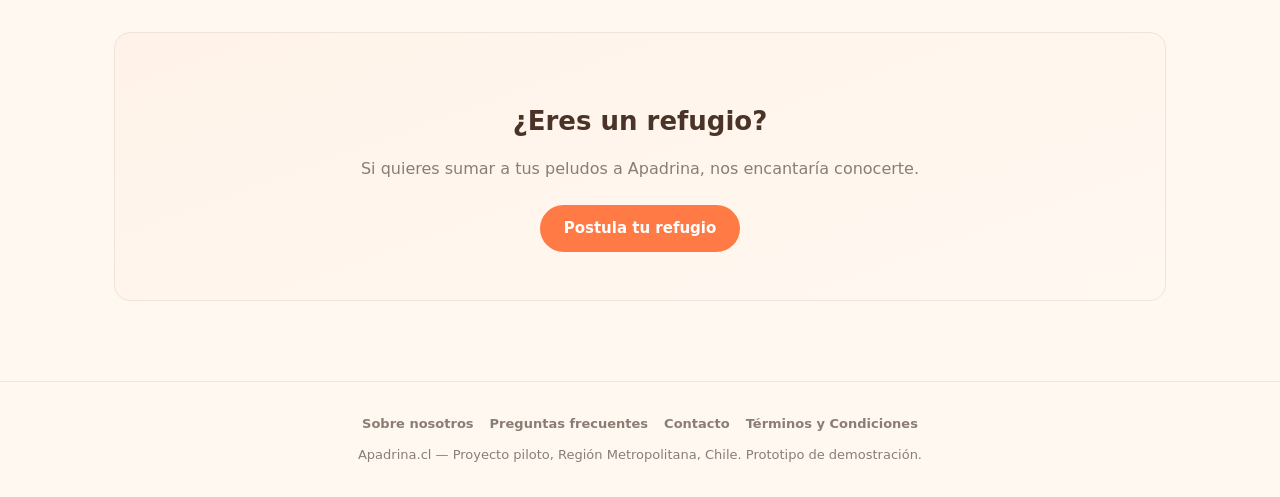
<file: sobre-nosotros.html>
<!DOCTYPE html>
<html lang="es-CL">
<head>
<meta charset="UTF-8">
<meta name="viewport" content="width=device-width, initial-scale=1.0">
<title>Sobre nosotros — Apadrina</title>
<meta name="description" content="Conoce por qué existe Apadrina: conectar a personas de la Región Metropolitana con refugios de animales a través de un apadrinamiento mensual real.">
<meta property="og:title" content="Sobre nosotros — Apadrina">
<meta property="og:description" content="Nacimos en la RM con una idea simple: hacer que ayudar a un refugio se sienta tan cercano como tener una mascota propia.">
<meta property="og:image" content="https://apadrina-cl.netlify.app/Imagenes/Banners/bannersperritos.png">
<meta property="og:url" content="https://apadrina-cl.netlify.app/sobre-nosotros.html">
<meta property="og:type" content="website">
<meta name="twitter:card" content="summary_large_image">
<link rel="stylesheet" href="style.css">
<link rel="icon" href="Imagenes/Banners/favicon.png" type="image/png">
</head>
<body>

<div id="header-placeholder"></div>

<section class="hero-banner">
  <div class="hero-banner-overlay"></div>
  <div class="hero-banner-content">
    <span class="badge">Nuestra historia</span>
    <h1>Conectar personas y peludos, un apadrinamiento a la vez</h1>
    <p>Nacimos en la Región Metropolitana con una idea simple: hacer que ayudar a un refugio se sienta tan cercano como tener una mascota propia, sin necesidad de adoptar todavía.</p>
  </div>
</section>

<div class="container reveal" style="max-width:820px;">
  <div class="historia-bloque">
    <p>Todo empezó viendo cómo los refugios de la RM sobreviven mes a mes con donaciones que llegan sin aviso y se van sin dejar rastro. Comida hoy, nada mañana. Perros y gatos con nombre, con historia, con una personalidad completa — reducidos a una cifra en una cuenta bancaria que nadie mira dos veces.</p>
    <p>Pensamos que había una forma mejor. Que si alguien puede conocer a un perro específico, ver su cara, leer su historia y saber exactamente a quién está ayudando cada mes, ese vínculo dura mucho más que una donación de una sola vez.</p>
    <p>Por eso existe Apadrina: para que apoyar a un refugio se sienta como empezar a querer a alguien, no como hacer una transferencia más.</p>
  </div>
</div>

<div class="container reveal">
  <div class="stats-fila">
    <div class="stat-grande">
      <span class="stat-grande-num">100%</span>
      <span class="stat-grande-label">Región Metropolitana</span>
    </div>
    <div class="stat-grande">
      <span class="stat-grande-num">Semanal</span>
      <span class="stat-grande-label">Frecuencia de actualizaciones</span>
    </div>
    <div class="stat-grande">
      <span class="stat-grande-num">0</span>
      <span class="stat-grande-label">Letra chica en tu suscripción</span>
    </div>
  </div>
</div>

<div class="container reveal">
  <h2 class="section-title" style="text-align:center;">Lo que nos importa</h2>
  <p class="section-sub" style="text-align:center;">No es solo tecnología de pagos. Es cómo tratamos cada historia.</p>

  <div class="grid" style="grid-template-columns: repeat(3, 1fr);">
    <div class="card"><div class="card-body">
      <h3>🐾 Nuestra misión</h3>
      <p class="meta">Dar a los refugios de la RM una fuente de ingreso mensual predecible, y a las personas una forma real de conectar con un peludo específico.</p>
    </div></div>
    <div class="card"><div class="card-body">
      <h3>🤝 Cómo elegimos refugios</h3>
      <p class="meta">Trabajamos solo con refugios verificados de la Región Metropolitana, que se comprometen a mandar actualizaciones reales y periódicas de cada peludo.</p>
    </div></div>
    <div class="card"><div class="card-body">
      <h3>💛 Por qué apadrinar</h3>
      <p class="meta">No todos pueden adoptar hoy, pero casi cualquiera puede acompañar. Tu aporte mensual se traduce directamente en comida, veterinario y cuidado.</p>
    </div></div>
  </div>
</div>

<div class="container reveal">
  <div class="cta-refugio">
    <h2 class="section-title" style="margin-bottom:6px;">¿Eres un refugio?</h2>
    <p class="section-sub">Si quieres sumar a tus peludos a Apadrina, nos encantaría conocerte.</p>
    <a href="contacto.html" class="btn btn-primary">Postula tu refugio</a>
  </div>
</div>

<div id="footer-placeholder"></div>

<script src="main.js"></script>
</body>
</html>
</file>
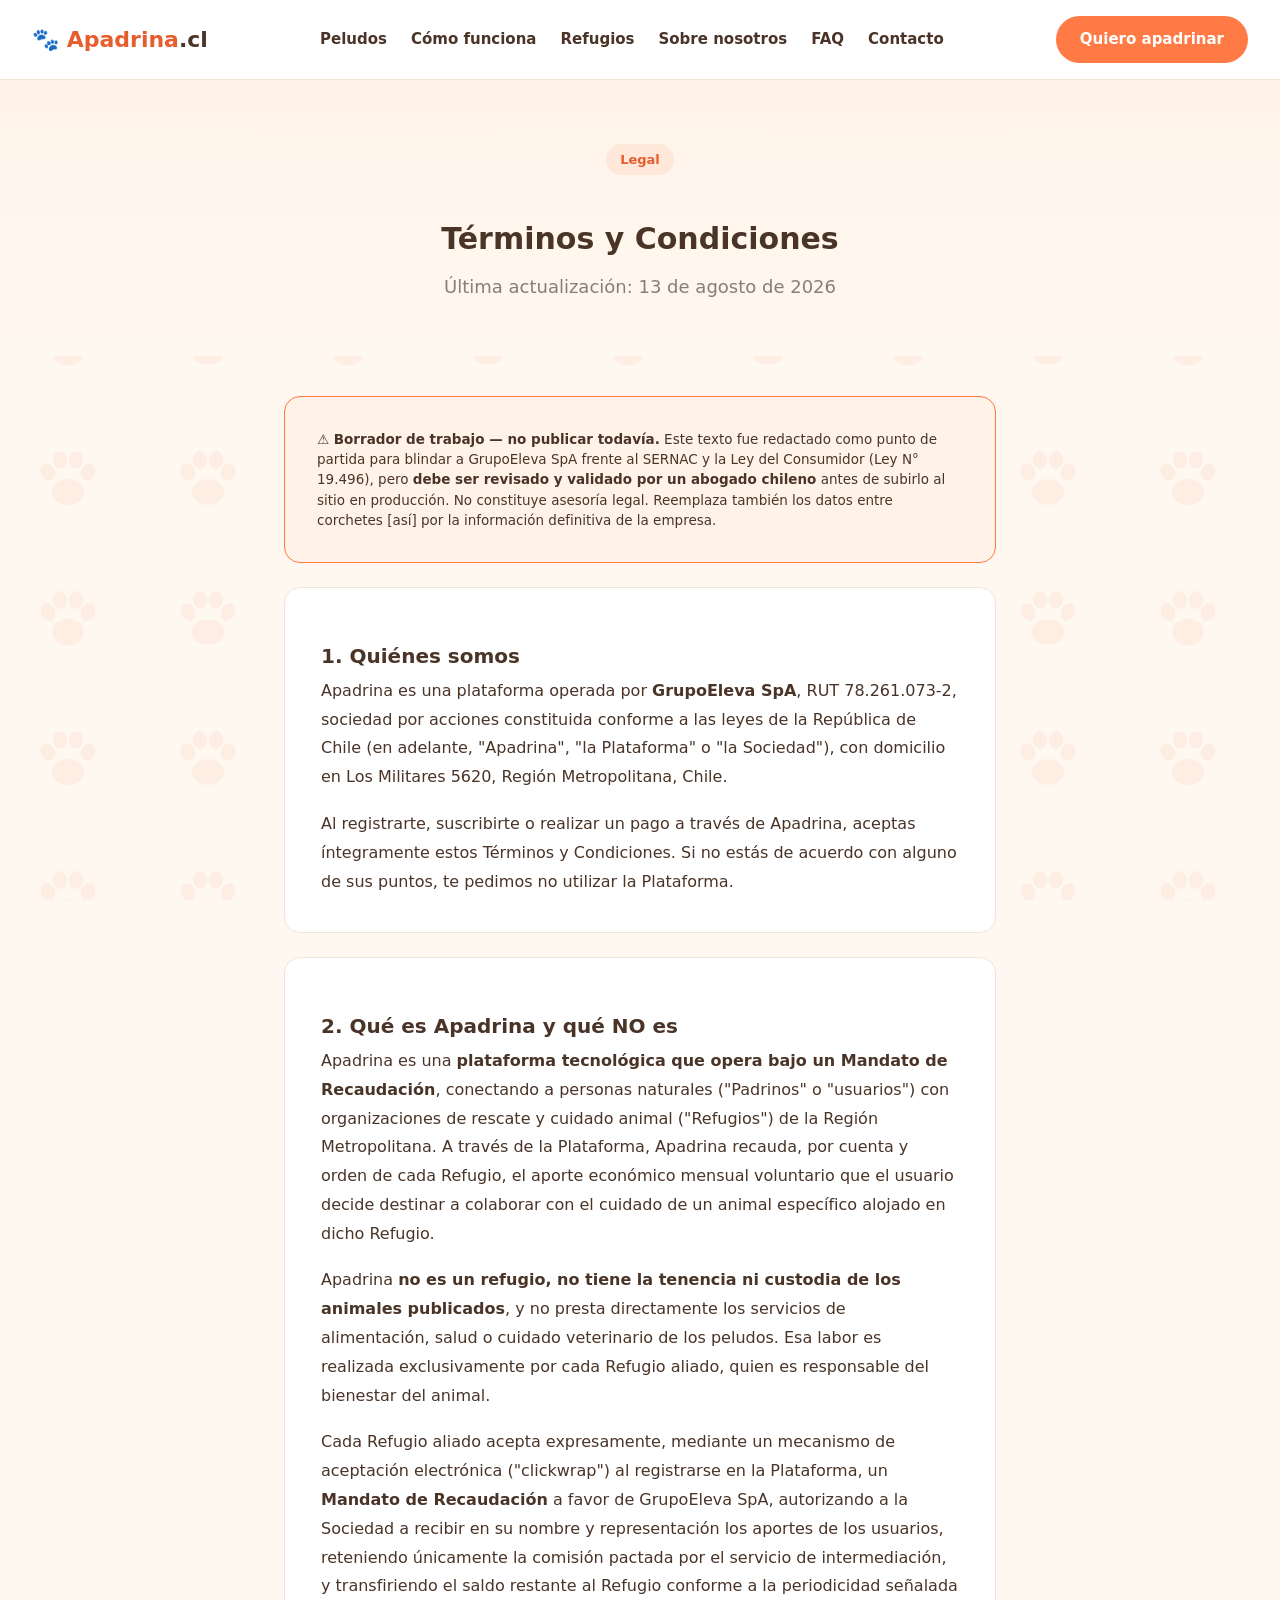
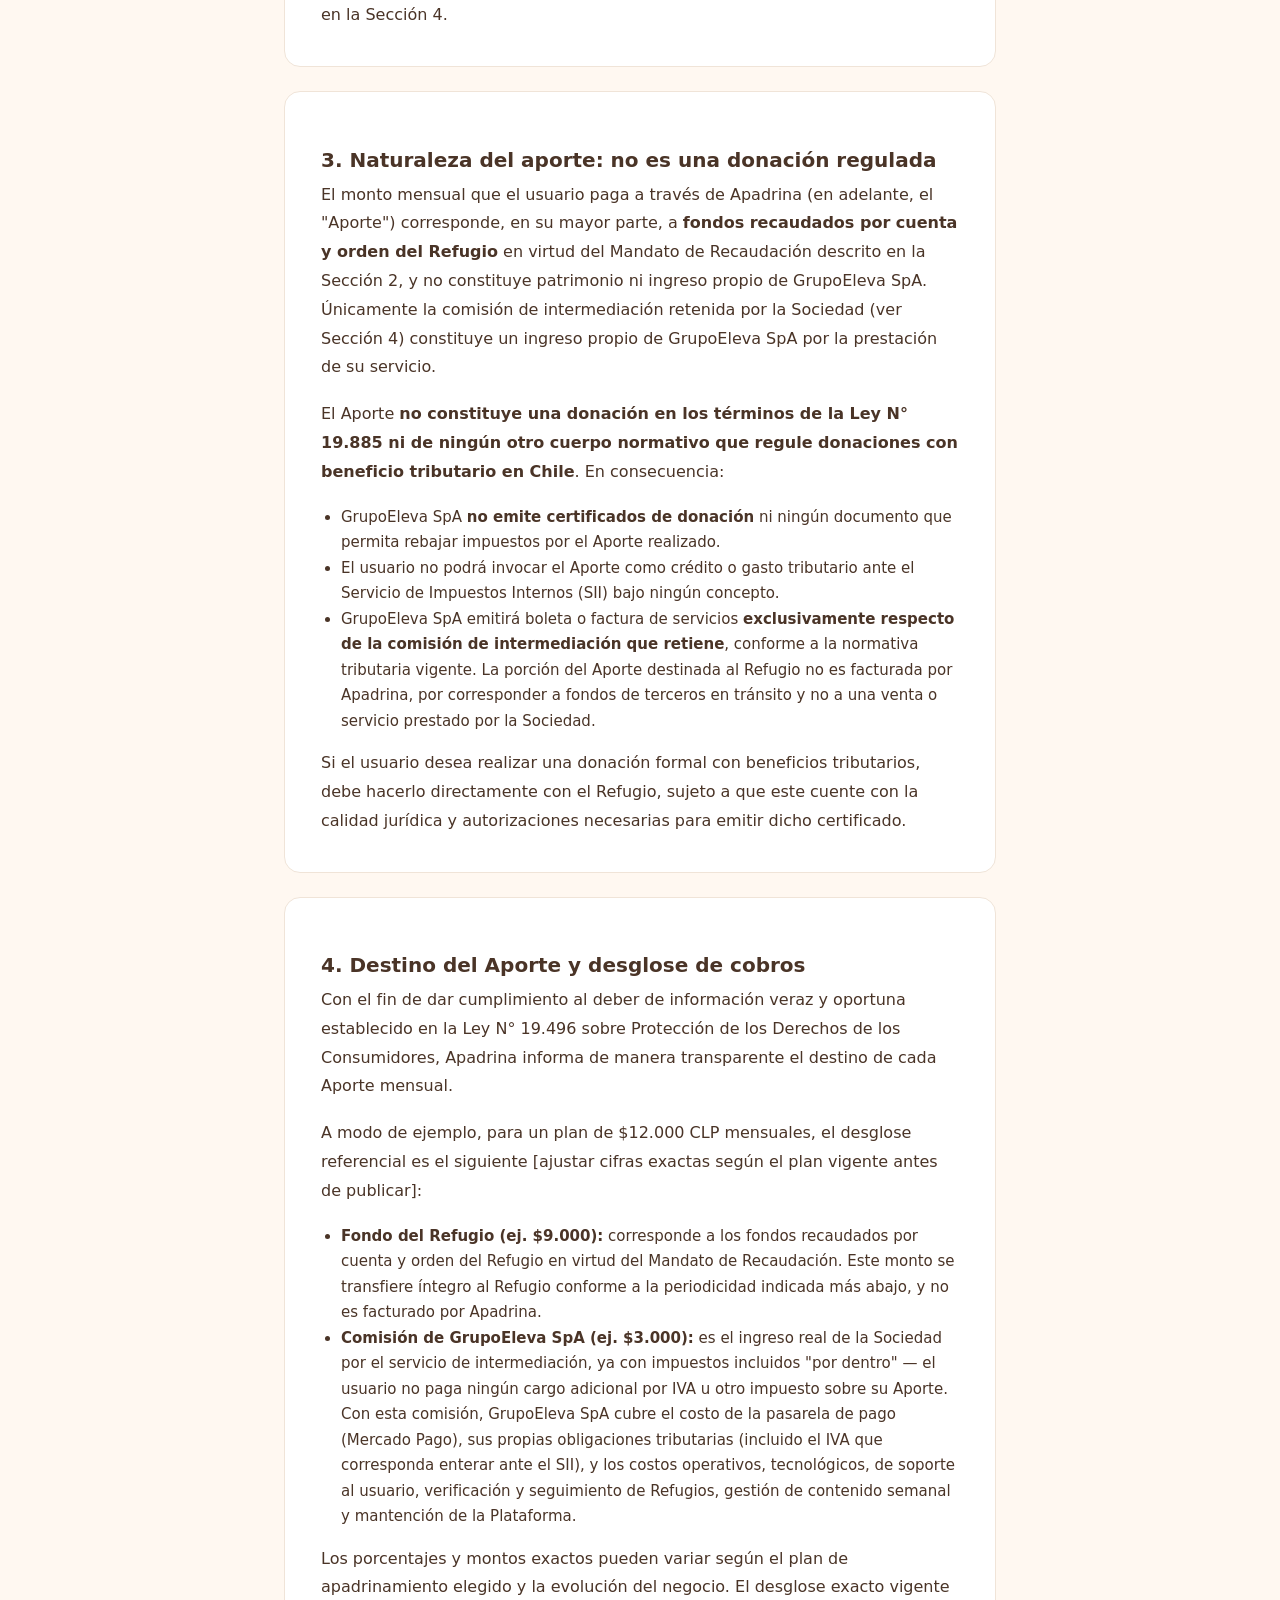
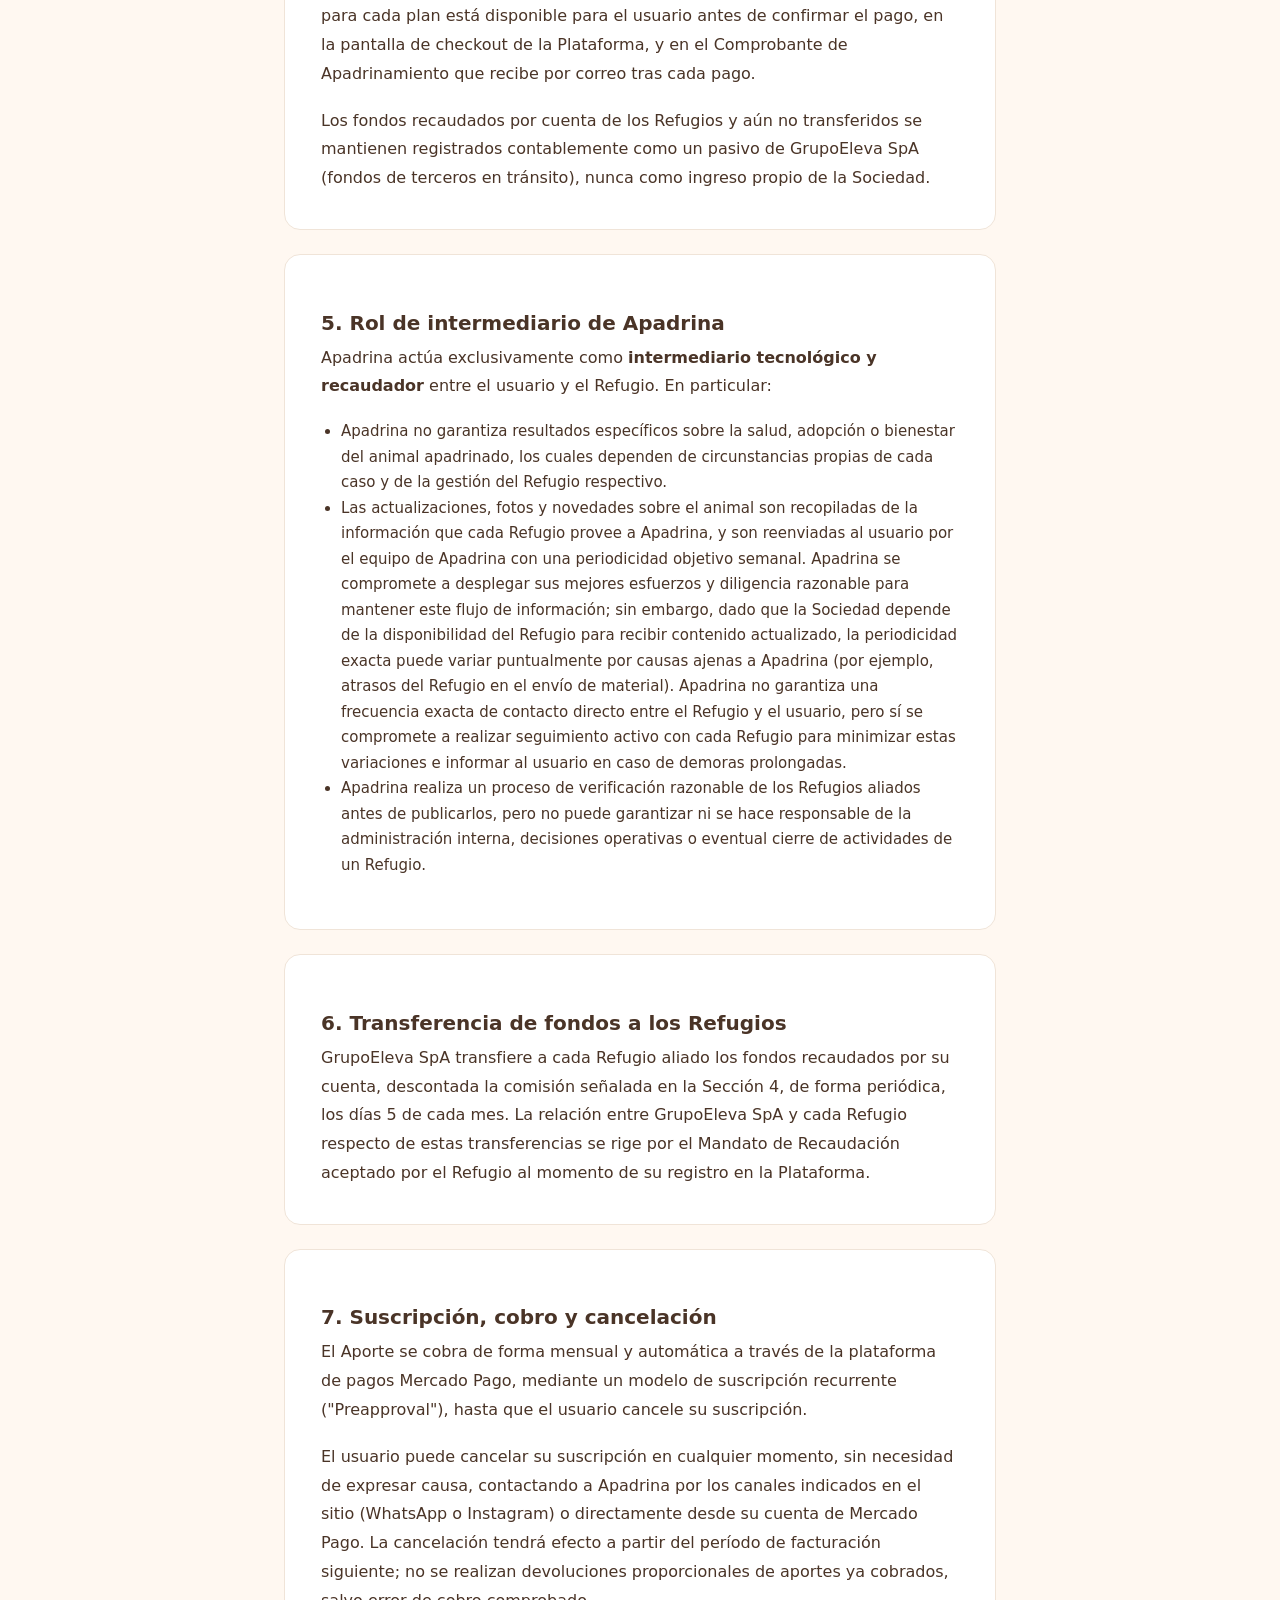
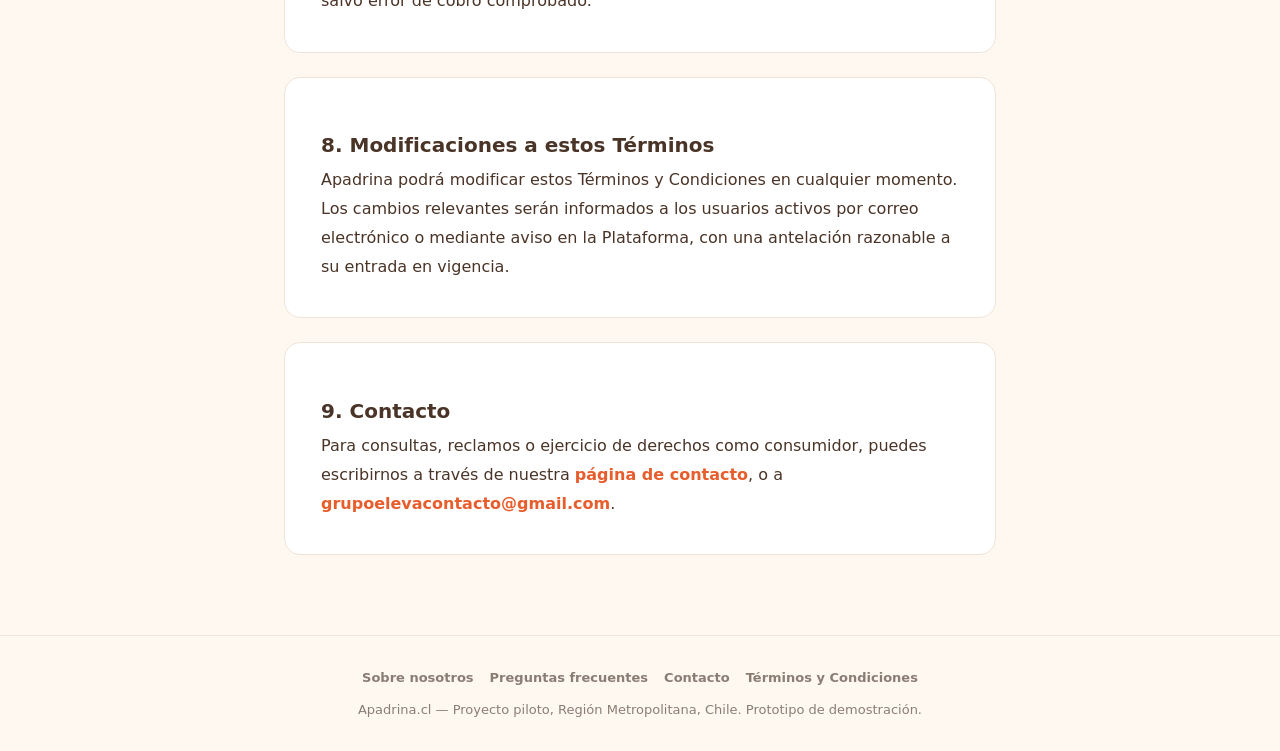
<file: terminos.html>
<!DOCTYPE html>
<html lang="es-CL">
<head>
<meta charset="UTF-8">
<meta name="viewport" content="width=device-width, initial-scale=1.0">
<title>Términos y Condiciones — Apadrina</title>
<meta name="robots" content="noindex, nofollow">
<link rel="stylesheet" href="style.css">
<link rel="icon" href="Imagenes/Banners/favicon.png" type="image/png">
</head>
<body>

<div id="header-placeholder"></div>

<section class="hero" style="padding-bottom:28px;">
  <span class="badge">Legal</span>
  <h1 style="font-size:30px;">Términos y Condiciones</h1>
  <p>Última actualización: 13 de agosto de 2026</p>
</section>

<div class="container" style="max-width:760px;">

  <div class="form-box" style="max-width:100%; border-color:var(--naranja); background:#FFF3E9;">
    <p style="margin:0; font-size:13.5px; color:var(--marron);">
      <strong>⚠️ Borrador de trabajo — no publicar todavía.</strong> Este texto fue redactado como punto de partida para blindar a GrupoEleva SpA frente al SERNAC y la Ley del Consumidor (Ley N° 19.496), pero <strong>debe ser revisado y validado por un abogado chileno</strong> antes de subirlo al sitio en producción. No constituye asesoría legal. Reemplaza también los datos entre corchetes [así] por la información definitiva de la empresa.
    </p>
  </div>

  <div class="historia-bloque" style="margin-top:24px;">
    <h2 class="section-title" style="font-size:20px;">1. Quiénes somos</h2>
    <p>Apadrina es una plataforma operada por <strong>GrupoEleva SpA</strong>, RUT 78.261.073-2, sociedad por acciones constituida conforme a las leyes de la República de Chile (en adelante, "Apadrina", "la Plataforma" o "la Sociedad"), con domicilio en Los Militares 5620, Región Metropolitana, Chile.</p>
    <p>Al registrarte, suscribirte o realizar un pago a través de Apadrina, aceptas íntegramente estos Términos y Condiciones. Si no estás de acuerdo con alguno de sus puntos, te pedimos no utilizar la Plataforma.</p>
  </div>

  <div class="historia-bloque" style="margin-top:24px;">
    <h2 class="section-title" style="font-size:20px;">2. Qué es Apadrina y qué NO es</h2>
    <p>Apadrina es una <strong>plataforma tecnológica que opera bajo un Mandato de Recaudación</strong>, conectando a personas naturales ("Padrinos" o "usuarios") con organizaciones de rescate y cuidado animal ("Refugios") de la Región Metropolitana. A través de la Plataforma, Apadrina recauda, por cuenta y orden de cada Refugio, el aporte económico mensual voluntario que el usuario decide destinar a colaborar con el cuidado de un animal específico alojado en dicho Refugio.</p>
    <p>Apadrina <strong>no es un refugio, no tiene la tenencia ni custodia de los animales publicados</strong>, y no presta directamente los servicios de alimentación, salud o cuidado veterinario de los peludos. Esa labor es realizada exclusivamente por cada Refugio aliado, quien es responsable del bienestar del animal.</p>
    <p>Cada Refugio aliado acepta expresamente, mediante un mecanismo de aceptación electrónica ("clickwrap") al registrarse en la Plataforma, un <strong>Mandato de Recaudación</strong> a favor de GrupoEleva SpA, autorizando a la Sociedad a recibir en su nombre y representación los aportes de los usuarios, reteniendo únicamente la comisión pactada por el servicio de intermediación, y transfiriendo el saldo restante al Refugio conforme a la periodicidad señalada en la Sección 4.</p>
  </div>

  <div class="historia-bloque" style="margin-top:24px;">
    <h2 class="section-title" style="font-size:20px;">3. Naturaleza del aporte: no es una donación regulada</h2>
    <p>El monto mensual que el usuario paga a través de Apadrina (en adelante, el "Aporte") corresponde, en su mayor parte, a <strong>fondos recaudados por cuenta y orden del Refugio</strong> en virtud del Mandato de Recaudación descrito en la Sección 2, y no constituye patrimonio ni ingreso propio de GrupoEleva SpA. Únicamente la comisión de intermediación retenida por la Sociedad (ver Sección 4) constituye un ingreso propio de GrupoEleva SpA por la prestación de su servicio.</p>
    <p>El Aporte <strong>no constituye una donación en los términos de la Ley N° 19.885 ni de ningún otro cuerpo normativo que regule donaciones con beneficio tributario en Chile</strong>. En consecuencia:</p>
    <ul style="padding-left:20px; color:var(--marron); font-size:15px; line-height:1.7;">
      <li>GrupoEleva SpA <strong>no emite certificados de donación</strong> ni ningún documento que permita rebajar impuestos por el Aporte realizado.</li>
      <li>El usuario no podrá invocar el Aporte como crédito o gasto tributario ante el Servicio de Impuestos Internos (SII) bajo ningún concepto.</li>
      <li>GrupoEleva SpA emitirá boleta o factura de servicios <strong>exclusivamente respecto de la comisión de intermediación que retiene</strong>, conforme a la normativa tributaria vigente. La porción del Aporte destinada al Refugio no es facturada por Apadrina, por corresponder a fondos de terceros en tránsito y no a una venta o servicio prestado por la Sociedad.</li>
    </ul>
    <p>Si el usuario desea realizar una donación formal con beneficios tributarios, debe hacerlo directamente con el Refugio, sujeto a que este cuente con la calidad jurídica y autorizaciones necesarias para emitir dicho certificado.</p>
  </div>

  <div class="historia-bloque" style="margin-top:24px;">
    <h2 class="section-title" style="font-size:20px;">4. Destino del Aporte y desglose de cobros</h2>
    <p>Con el fin de dar cumplimiento al deber de información veraz y oportuna establecido en la Ley N° 19.496 sobre Protección de los Derechos de los Consumidores, Apadrina informa de manera transparente el destino de cada Aporte mensual.</p>
    <p>A modo de ejemplo, para un plan de $12.000 CLP mensuales, el desglose referencial es el siguiente [ajustar cifras exactas según el plan vigente antes de publicar]:</p>
    <ul style="padding-left:20px; color:var(--marron); font-size:15px; line-height:1.7;">
      <li><strong>Fondo del Refugio (ej. $9.000):</strong> corresponde a los fondos recaudados por cuenta y orden del Refugio en virtud del Mandato de Recaudación. Este monto se transfiere íntegro al Refugio conforme a la periodicidad indicada más abajo, y no es facturado por Apadrina.</li>
      <li><strong>Comisión de GrupoEleva SpA (ej. $3.000):</strong> es el ingreso real de la Sociedad por el servicio de intermediación, ya con impuestos incluidos "por dentro" — el usuario no paga ningún cargo adicional por IVA u otro impuesto sobre su Aporte. Con esta comisión, GrupoEleva SpA cubre el costo de la pasarela de pago (Mercado Pago), sus propias obligaciones tributarias (incluido el IVA que corresponda enterar ante el SII), y los costos operativos, tecnológicos, de soporte al usuario, verificación y seguimiento de Refugios, gestión de contenido semanal y mantención de la Plataforma.</li>
    </ul>
    <p>Los porcentajes y montos exactos pueden variar según el plan de apadrinamiento elegido y la evolución del negocio. El desglose exacto vigente para cada plan está disponible para el usuario antes de confirmar el pago, en la pantalla de checkout de la Plataforma, y en el Comprobante de Apadrinamiento que recibe por correo tras cada pago.</p>
    <p>Los fondos recaudados por cuenta de los Refugios y aún no transferidos se mantienen registrados contablemente como un pasivo de GrupoEleva SpA (fondos de terceros en tránsito), nunca como ingreso propio de la Sociedad.</p>
  </div>

  <div class="historia-bloque" style="margin-top:24px;">
    <h2 class="section-title" style="font-size:20px;">5. Rol de intermediario de Apadrina</h2>
    <p>Apadrina actúa exclusivamente como <strong>intermediario tecnológico y recaudador</strong> entre el usuario y el Refugio. En particular:</p>
    <ul style="padding-left:20px; color:var(--marron); font-size:15px; line-height:1.7;">
      <li>Apadrina no garantiza resultados específicos sobre la salud, adopción o bienestar del animal apadrinado, los cuales dependen de circunstancias propias de cada caso y de la gestión del Refugio respectivo.</li>
      <li>Las actualizaciones, fotos y novedades sobre el animal son recopiladas de la información que cada Refugio provee a Apadrina, y son reenviadas al usuario por el equipo de Apadrina con una periodicidad objetivo semanal. Apadrina se compromete a desplegar sus mejores esfuerzos y diligencia razonable para mantener este flujo de información; sin embargo, dado que la Sociedad depende de la disponibilidad del Refugio para recibir contenido actualizado, la periodicidad exacta puede variar puntualmente por causas ajenas a Apadrina (por ejemplo, atrasos del Refugio en el envío de material). Apadrina no garantiza una frecuencia exacta de contacto directo entre el Refugio y el usuario, pero sí se compromete a realizar seguimiento activo con cada Refugio para minimizar estas variaciones e informar al usuario en caso de demoras prolongadas.</li>
      <li>Apadrina realiza un proceso de verificación razonable de los Refugios aliados antes de publicarlos, pero no puede garantizar ni se hace responsable de la administración interna, decisiones operativas o eventual cierre de actividades de un Refugio.</li>
    </ul>
  </div>

  <div class="historia-bloque" style="margin-top:24px;">
    <h2 class="section-title" style="font-size:20px;">6. Transferencia de fondos a los Refugios</h2>
    <p>GrupoEleva SpA transfiere a cada Refugio aliado los fondos recaudados por su cuenta, descontada la comisión señalada en la Sección 4, de forma periódica, los días 5 de cada mes. La relación entre GrupoEleva SpA y cada Refugio respecto de estas transferencias se rige por el Mandato de Recaudación aceptado por el Refugio al momento de su registro en la Plataforma.</p>
  </div>

  <div class="historia-bloque" style="margin-top:24px;">
    <h2 class="section-title" style="font-size:20px;">7. Suscripción, cobro y cancelación</h2>
    <p>El Aporte se cobra de forma mensual y automática a través de la plataforma de pagos Mercado Pago, mediante un modelo de suscripción recurrente ("Preapproval"), hasta que el usuario cancele su suscripción.</p>
    <p>El usuario puede cancelar su suscripción en cualquier momento, sin necesidad de expresar causa, contactando a Apadrina por los canales indicados en el sitio (WhatsApp o Instagram) o directamente desde su cuenta de Mercado Pago. La cancelación tendrá efecto a partir del período de facturación siguiente; no se realizan devoluciones proporcionales de aportes ya cobrados, salvo error de cobro comprobado.</p>
  </div>

  <div class="historia-bloque" style="margin-top:24px;">
    <h2 class="section-title" style="font-size:20px;">8. Modificaciones a estos Términos</h2>
    <p>Apadrina podrá modificar estos Términos y Condiciones en cualquier momento. Los cambios relevantes serán informados a los usuarios activos por correo electrónico o mediante aviso en la Plataforma, con una antelación razonable a su entrada en vigencia.</p>
  </div>

  <div class="historia-bloque" style="margin-top:24px;">
    <h2 class="section-title" style="font-size:20px;">9. Contacto</h2>
    <p>Para consultas, reclamos o ejercicio de derechos como consumidor, puedes escribirnos a través de nuestra <a href="contacto.html" style="color:var(--naranja-oscuro); font-weight:700;">página de contacto</a>, o a <a href="mailto:grupoelevacontacto@gmail.com" style="color:var(--naranja-oscuro); font-weight:700;">grupoelevacontacto@gmail.com</a>.</p>
  </div>

</div>

<div id="footer-placeholder"></div>

<script src="main.js"></script>
</body>
</html>
</file>
<file: style.css>
:root {
  --naranja: #FF7A45;
  --naranja-oscuro: #E85D2C;
  --crema: #FFF8F1;
  --marron: #4A3427;
  --verde: #3FA34D;
  --gris: #8A7D74;
  --borde: #F0E4D8;
  --radius: 16px;
}

* { box-sizing: border-box; }

/* Animación de aparición al hacer scroll (ver initializeScrollReveal en main.js) */
.reveal {
  opacity: 0;
  transform: translateY(24px);
  transition: opacity 0.6s ease, transform 0.6s ease;
}

.reveal-visible {
  opacity: 1;
  transform: translateY(0);
}

/* Efecto cascada: los hijos directos de un grid/carrusel con "reveal"
   aparecen uno después del otro en vez de todos a la vez. */
.reveal-visible.grid > *,
.reveal-visible .carrusel-track > *,
.reveal-visible .pasos-emocion > * {
  transition-delay: calc(var(--reveal-index, 0) * 0.08s);
}

@media (prefers-reduced-motion: reduce) {
  .reveal {
    opacity: 1;
    transform: none;
    transition: none;
  }
}

body {
  margin: 0;
  font-family: 'Segoe UI', system-ui, -apple-system, sans-serif;
  background-color: var(--crema);
  background-image: url("data:image/svg+xml,%3Csvg xmlns='http://www.w3.org/2000/svg' width='140' height='140' viewBox='0 0 140 140'%3E%3Cg fill='%23E85D2C' fill-opacity='0.07'%3E%3Cellipse cx='68' cy='72' rx='16' ry='13'/%3E%3Cellipse cx='48' cy='52' rx='7' ry='9' transform='rotate(-25 48 52)'/%3E%3Cellipse cx='60' cy='40' rx='7' ry='9' transform='rotate(-8 60 40)'/%3E%3Cellipse cx='76' cy='40' rx='7' ry='9' transform='rotate(8 76 40)'/%3E%3Cellipse cx='88' cy='52' rx='7' ry='9' transform='rotate(25 88 52)'/%3E%3C/g%3E%3C/svg%3E");
  background-attachment: fixed;
  color: var(--marron);
  line-height: 1.5;
}

a { text-decoration: none; color: inherit; }

.navbar {
  display: flex;
  align-items: center;
  justify-content: space-between;
  padding: 16px 32px;
  background: #fff;
  border-bottom: 1px solid var(--borde);
  position: sticky;
  top: 0;
  z-index: 10;
}

.logo {
  font-size: 22px;
  font-weight: 800;
  color: var(--naranja-oscuro);
}

.logo span { color: var(--marron); }

.nav-links { display: flex; gap: 24px; font-weight: 600; font-size: 15px; }
.nav-links a:hover { color: var(--naranja-oscuro); }

.btn {
  display: inline-block;
  padding: 12px 24px;
  border-radius: 999px;
  font-weight: 700;
  border: none;
  cursor: pointer;
  font-size: 15px;
}

.btn-primary { background: var(--naranja); color: #fff; }
.btn-primary:hover { background: var(--naranja-oscuro); }

.btn-secondary { background: #fff; color: var(--naranja-oscuro); border: 2px solid var(--naranja); }

.container { max-width: 1100px; margin: 0 auto; padding: 40px 24px; }

.hero {
  text-align: center;
  padding: 64px 24px;
  background: linear-gradient(180deg, #FFF3E9 0%, var(--crema) 100%);
}

.hero h1 { font-size: 40px; margin-bottom: 12px; max-width: 700px; margin-inline: auto; }
.hero p { font-size: 18px; color: var(--gris); max-width: 600px; margin: 0 auto 28px; }

/* Banner de inicio con foto de fondo (se usa solo en index.html) */
.hero-banner {
  position: relative;
  min-height: 480px;
  display: flex;
  align-items: center;
  justify-content: center;
  text-align: center;
  background-size: cover;
  background-position: center;
  overflow: hidden;
}

.hero-banner-overlay {
  position: absolute;
  inset: 0;
  background: linear-gradient(180deg, rgba(74,52,39,0.55) 0%, rgba(74,52,39,0.75) 100%);
}

.hero-banner-content {
  position: relative;
  z-index: 2;
  padding: 24px;
  color: #fff;
}

.hero-banner-content .badge {
  background: rgba(255,255,255,0.15);
  color: #fff;
}

.hero-banner-content h1 {
  font-size: 42px;
  margin-bottom: 12px;
  max-width: 700px;
  margin-inline: auto;
  text-shadow: 0 2px 12px rgba(0,0,0,0.35);
}

.hero-banner-content p {
  font-size: 18px;
  color: #fff;
  opacity: 0.95;
  max-width: 600px;
  margin: 0 auto 28px;
}

/* Banner de escritorio por defecto; se reemplaza por la versión vertical en mobile (ver media query abajo) */
.hero-banner {
  background-image: url('Imagenes/Banners/bannersperritos.png');
}

.badge {
  display: inline-block;
  background: #FFE8D9;
  color: var(--naranja-oscuro);
  padding: 6px 14px;
  border-radius: 999px;
  font-weight: 700;
  font-size: 13px;
  margin-bottom: 16px;
}

.grid {
  display: grid;
  grid-template-columns: repeat(auto-fit, minmax(240px, 1fr));
  gap: 24px;
  margin-top: 32px;
}

/* Sección "Cómo funciona" con tono emocional, no de checklist */
.pasos-emocion {
  display: grid;
  grid-template-columns: repeat(3, 1fr);
  gap: 28px;
  margin-top: 36px;
  position: relative;
}

.paso-emocion {
  background: #fff;
  border: 1px solid var(--borde);
  border-radius: var(--radius);
  padding: 32px 24px;
  text-align: center;
  position: relative;
  transition: transform 0.2s ease, box-shadow 0.2s ease;
}

.paso-emocion:hover {
  transform: translateY(-6px);
  box-shadow: 0 16px 32px rgba(232, 93, 44, 0.12);
}

.paso-emoji {
  display: block;
  font-size: 40px;
  margin-bottom: 12px;
}

.paso-numero {
  display: inline-block;
  color: var(--naranja-oscuro);
  font-weight: 800;
  font-size: 12px;
  letter-spacing: 1.5px;
  text-transform: uppercase;
  background: #FFF3E9;
  padding: 4px 12px;
  border-radius: 999px;
  margin-bottom: 14px;
}

.paso-emocion h3 {
  font-size: 19px;
  margin: 0 0 10px;
  color: var(--marron);
}

.paso-emocion p {
  font-size: 14.5px;
  color: var(--gris);
  line-height: 1.6;
  margin: 0;
}

/* Acordeón de FAQ */
.faq-acordeon {
  display: flex;
  flex-direction: column;
  gap: 14px;
}

.faq-item {
  background: #fff;
  border: 1px solid var(--borde);
  border-radius: var(--radius);
  overflow: hidden;
  transition: border-color 0.2s ease;
}

.faq-item.open {
  border-color: var(--naranja);
}

.faq-pregunta {
  width: 100%;
  display: flex;
  align-items: center;
  justify-content: space-between;
  gap: 16px;
  background: none;
  border: none;
  text-align: left;
  padding: 20px 22px;
  font-size: 15.5px;
  font-weight: 700;
  color: var(--marron);
  cursor: pointer;
  font-family: inherit;
}

.faq-pregunta:hover { color: var(--naranja-oscuro); }

.faq-flecha {
  flex-shrink: 0;
  font-size: 22px;
  font-weight: 400;
  color: var(--naranja);
  transition: transform 0.25s ease;
}

.faq-item.open .faq-flecha {
  transform: rotate(45deg);
}

.faq-respuesta {
  max-height: 0;
  overflow: hidden;
  transition: max-height 0.3s ease;
}

.faq-respuesta p {
  margin: 0;
  padding: 0 22px 22px;
  color: var(--gris);
  font-size: 14.5px;
  line-height: 1.65;
}

/* Página Sobre nosotros */
.historia-bloque {
  background: #fff;
  border: 1px solid var(--borde);
  border-radius: var(--radius);
  padding: 36px;
}

.historia-bloque p {
  font-size: 16px;
  line-height: 1.8;
  color: var(--marron);
  margin: 0 0 18px;
}

.historia-bloque p:last-child { margin-bottom: 0; }

.stats-fila {
  display: grid;
  grid-template-columns: repeat(3, 1fr);
  gap: 20px;
  margin-top: 0;
}

.stat-grande {
  text-align: center;
  padding: 28px 16px;
  background: linear-gradient(160deg, #FFF3E9 0%, #fff 100%);
  border: 1px solid var(--borde);
  border-radius: var(--radius);
}

.stat-grande-num {
  display: block;
  font-size: 30px;
  font-weight: 800;
  color: var(--naranja-oscuro);
  margin-bottom: 6px;
}

.stat-grande-label {
  display: block;
  font-size: 13px;
  color: var(--gris);
  font-weight: 600;
}

.cta-refugio {
  text-align: center;
  background: linear-gradient(160deg, #FFF3E9 0%, var(--crema) 100%);
  border: 1px solid var(--borde);
  border-radius: var(--radius);
  padding: 48px 24px;
}

.card {
  background: #fff;
  border-radius: var(--radius);
  overflow: hidden;
  border: 1px solid var(--borde);
  transition: transform 0.15s, box-shadow 0.15s;
}

.card:hover { transform: translateY(-4px); box-shadow: 0 12px 24px rgba(0,0,0,0.08); }

.card-img {
  height: 180px;
  background-size: cover;
  background-position: center;
  display: flex;
  align-items: flex-end;
  justify-content: flex-end;
  padding: 10px;
}

.card-body { padding: 16px; }
.card-body h3 { margin: 0 0 4px; font-size: 18px; }
.card-body .meta { color: var(--gris); font-size: 13px; margin-bottom: 10px; }

.progress-bar { background: var(--borde); border-radius: 999px; height: 8px; overflow: hidden; margin-bottom: 8px; }
.progress-fill { background: var(--naranja); height: 100%; border-radius: 999px; }

.tag {
  display: inline-block;
  background: #FFF3E9;
  color: var(--naranja-oscuro);
  font-size: 12px;
  font-weight: 700;
  padding: 3px 10px;
  border-radius: 999px;
  position: absolute;
}

.section-title { font-size: 26px; margin-bottom: 6px; }
.section-sub { color: var(--gris); margin-bottom: 24px; }

.tiers {
  display: grid;
  grid-template-columns: repeat(auto-fit, minmax(220px, 1fr));
  gap: 20px;
}

.tier {
  background: #fff;
  border: 2px solid var(--borde);
  border-radius: var(--radius);
  padding: 24px;
  cursor: pointer;
  transition: border-color 0.15s;
}

.tier:hover, .tier.selected { border-color: var(--naranja); }
.tier h4 { margin: 0 0 4px; font-size: 18px; }
.tier .price { font-size: 28px; font-weight: 800; color: var(--naranja-oscuro); margin: 8px 0; }
.tier .price span { font-size: 14px; color: var(--gris); font-weight: 500; }
.tier ul { padding-left: 18px; margin: 12px 0; color: var(--marron); font-size: 14px; }
.tier li { margin-bottom: 6px; }

/* Carrusel de peludos destacados (inicio) */
.carrusel-wrap {
  position: relative;
  margin-top: 32px;
}

.carrusel-track {
  display: flex;
  gap: 20px;
  overflow-x: auto;
  scroll-behavior: smooth;
  scrollbar-width: none;
  padding: 4px 2px 16px;
}

.carrusel-track::-webkit-scrollbar { display: none; }

.carrusel-track .card {
  flex: 0 0 250px;
}

.carrusel-btn {
  background: #fff;
  border: 1px solid var(--borde);
  border-radius: 50%;
  width: 42px;
  height: 42px;
  font-size: 18px;
  color: var(--naranja-oscuro);
  cursor: pointer;
  position: absolute;
  top: 40%;
  z-index: 5;
  box-shadow: 0 4px 12px rgba(0,0,0,0.1);
  display: flex;
  align-items: center;
  justify-content: center;
  transition: transform 0.2s, background-color 0.2s;
}

.carrusel-btn:hover { background: var(--naranja); color: #fff; transform: translateY(-50%) scale(1.08); }
.carrusel-btn.prev { left: -18px; }
.carrusel-btn.next { right: -18px; }

.ver-refugios-wrap { text-align: center; margin-top: 28px; }

/* Testimonios */
.testimonios-section {
  position: relative;
  background: linear-gradient(160deg, var(--marron) 0%, #3a2a1f 100%);
  border-radius: var(--radius);
  padding: 56px 32px;
  margin-top: 8px;
  overflow: hidden;
}

/* Fondo de burbujas de diálogo, solo en esta sección */
.testimonios-section::before {
  content: "";
  position: absolute;
  inset: 0;
  pointer-events: none;
  background-image: url("data:image/svg+xml,%3Csvg xmlns='http://www.w3.org/2000/svg' width='180' height='180' viewBox='0 0 180 180'%3E%3Cg fill='%23FFFFFF' fill-opacity='0.05'%3E%3Cpath d='M20 20h50a10 10 0 0 1 10 10v24a10 10 0 0 1-10 10H46l-10 12v-12H20a10 10 0 0 1-10-10V30a10 10 0 0 1 10-10z'/%3E%3Cpath d='M110 90h40a8 8 0 0 1 8 8v18a8 8 0 0 1-8 8h-6l-8 10v-10h-26a8 8 0 0 1-8-8V98a8 8 0 0 1 8-8z'/%3E%3Ccircle cx='140' cy='40' r='5'/%3E%3Ccircle cx='155' cy='55' r='3'/%3E%3Ccircle cx='30' cy='130' r='4'/%3E%3Ccircle cx='45' cy='142' r='3'/%3E%3C/g%3E%3C/svg%3E");
  background-size: 180px 180px;
  background-repeat: repeat;
}

.testimonios-section > * {
  position: relative;
  z-index: 1;
}

.testimonios-section .section-title,
.testimonios-section .section-sub {
  color: #fff;
  text-align: center;
}

.testimonios-section .section-sub { color: rgba(255,255,255,0.7); }

.testimonios-wrap { position: relative; margin-top: 32px; }

.testimonios-track {
  display: flex;
  gap: 20px;
  overflow-x: auto;
  scroll-behavior: smooth;
  scrollbar-width: none;
  padding: 4px 2px 8px;
  scroll-snap-type: x mandatory;
  -webkit-overflow-scrolling: touch;
}

.testimonios-track::-webkit-scrollbar { display: none; }

.testimonio-card {
  flex: 0 0 300px;
  scroll-snap-align: center;
  background: rgba(255,255,255,0.06);
  border: 1px solid rgba(255,255,255,0.12);
  border-radius: var(--radius);
  padding: 26px;
  color: #fff;
  display: flex;
  flex-direction: column;
  justify-content: space-between;
  min-height: 200px;
}

.testimonio-card .quote {
  font-size: 15px;
  line-height: 1.6;
  font-style: italic;
  margin: 0 0 18px;
  color: rgba(255,255,255,0.95);
}

.testimonio-autor { font-weight: 700; font-size: 14px; }
.testimonio-rol { font-size: 12.5px; color: rgba(255,255,255,0.65); }

.testimonios-dots {
  display: none;
  justify-content: center;
  gap: 8px;
  margin-top: 16px;
}

.testimonios-dots .dot {
  width: 7px;
  height: 7px;
  border-radius: 50%;
  background: rgba(255,255,255,0.3);
  transition: background 0.2s, transform 0.2s;
  cursor: pointer;
}

.testimonios-dots .dot.activo {
  background: var(--naranja);
  transform: scale(1.3);
}

/* Página de refugios */
.refugio-card {
  background: #fff;
  border: 1px solid var(--borde);
  border-radius: var(--radius);
  padding: 24px;
  text-align: left;
  transition: transform 0.15s, box-shadow 0.15s;
}

.refugio-card:hover { transform: translateY(-4px); box-shadow: 0 12px 24px rgba(0,0,0,0.08); }

.refugio-logo {
  width: 56px;
  height: 56px;
  border-radius: 50%;
  background-size: cover;
  background-position: center;
  margin-bottom: 14px;
  display: flex;
  align-items: center;
  justify-content: center;
  font-size: 24px;
  color: #fff;
  font-weight: 800;
}

.refugio-card h3 { margin: 0 0 4px; font-size: 19px; }
.refugio-card .meta { color: var(--gris); font-size: 13px; margin-bottom: 12px; }
.refugio-card p { font-size: 14px; color: var(--marron); margin: 0 0 18px; line-height: 1.55; }

/* Checkout: encabezado con foto del peludo */
.checkout-animal-header {
  display: flex;
  align-items: center;
  gap: 14px;
  padding-bottom: 18px;
  border-bottom: 1px solid var(--borde);
}

.checkout-animal-foto {
  width: 64px;
  height: 64px;
  border-radius: 14px;
  background-color: #D9B38C;
  background-size: cover;
  background-position: center;
  box-shadow: 0 6px 14px rgba(74, 52, 39, 0.12);
  flex-shrink: 0;
}

.checkout-animal-nombre { font-size: 16px; }
.checkout-animal-refugio { font-size: 12.5px; color: var(--gris); margin-top: 2px; }

.checkout-paso-titulo {
  margin: 22px 0 4px;
  font-size: 13px;
  font-weight: 800;
  letter-spacing: 0.5px;
  text-transform: uppercase;
  color: var(--naranja-oscuro);
}

/* Disclaimer legal discreto (checkout y otros formularios) */
.disclaimer-legal {
  font-size: 11.5px;
  color: var(--gris);
  line-height: 1.6;
  margin: 14px 0 0;
  padding: 10px 12px;
  background: var(--crema);
  border-radius: 10px;
}

.disclaimer-legal a { color: var(--naranja-oscuro); font-weight: 700; }

/* Beneficios por plan (perfil-perro.html) */
.tier-beneficios-label {
  font-size: 11.5px;
  font-weight: 800;
  letter-spacing: 1px;
  text-transform: uppercase;
  color: var(--naranja-oscuro);
  margin: 14px 0 6px;
}

.tier ul.lista-beneficios {
  list-style: none;
  padding: 0;
  margin: 0 0 12px;
}

.tier ul.lista-beneficios li {
  display: flex;
  align-items: flex-start;
  gap: 8px;
  margin-bottom: 8px;
  font-size: 14px;
  color: var(--marron);
}

/* Página de Gracias (post-suscripción) */
.gracias-hero {
  position: relative;
  min-height: 520px;
  display: flex;
  align-items: center;
  justify-content: center;
  text-align: center;
  background-size: cover;
  background-position: center;
  background-image: url('Imagenes/Banners/bannersperritos.png');
  overflow: hidden;
}

.gracias-overlay {
  position: absolute;
  inset: 0;
  background: linear-gradient(180deg, rgba(74,52,39,0.55) 0%, rgba(74,52,39,0.8) 100%);
}

.gracias-content {
  position: relative;
  z-index: 3;
  padding: 24px;
  max-width: 560px;
  color: #fff;
}

.gracias-content .badge {
  background: rgba(255,255,255,0.15);
  color: #fff;
}

.gracias-content h1 {
  font-size: 36px;
  margin: 0 0 14px;
  text-shadow: 0 2px 12px rgba(0,0,0,0.35);
}

.gracias-content p {
  font-size: 16px;
  color: rgba(255,255,255,0.92);
  margin: 0 0 28px;
}

.gracias-botones {
  display: flex;
  flex-direction: column;
  gap: 12px;
  max-width: 340px;
  margin: 0 auto;
}

/* Confeti CSS puro: piezas cayendo desde arriba de la sección */
.confeti-wrap {
  position: absolute;
  inset: 0;
  overflow: hidden;
  pointer-events: none;
  z-index: 2;
}

.confeti-pieza {
  position: absolute;
  top: -20px;
  width: 10px;
  height: 16px;
  opacity: 0.9;
  animation: caer-confeti linear infinite;
}

@keyframes caer-confeti {
  0% { transform: translateY(-20px) rotate(0deg); opacity: 1; }
  100% { transform: translateY(560px) rotate(360deg); opacity: 0.4; }
}

.tier ul.lista-beneficios li::before {
  content: "✓";
  color: var(--verde);
  font-weight: 800;
  flex-shrink: 0;
}

footer {
  text-align: center;
  padding: 32px;
  color: var(--gris);
  font-size: 13px;
  border-top: 1px solid var(--borde);
  margin-top: 40px;
}

.dog-hero {
  display: grid;
  grid-template-columns: 1.1fr 1fr;
  gap: 48px;
  align-items: center;
  padding: 8px 0 32px;
}

.dog-photo {
  position: relative;
  width: 100%;
  height: 420px;
  border-radius: var(--radius);
  background-size: cover;
  background-position: center;
  background-color: #FFF3E9;
  box-shadow: 0 20px 40px rgba(74, 52, 39, 0.16);
  border: 6px solid #fff;
}

.dog-hero-info { padding-top: 4px; }

.dog-hero-info h1 { font-size: 34px; line-height: 1.15; }

.stat-box {
  display: flex;
  gap: 14px;
  margin: 22px 0;
}

.stat {
  background: #fff;
  border: 1px solid var(--borde);
  border-radius: 12px;
  padding: 16px 14px;
  flex: 1;
  text-align: center;
  box-shadow: 0 6px 16px rgba(74, 52, 39, 0.05);
}

.stat b { display: block; font-size: 21px; color: var(--naranja-oscuro); }
.stat span { font-size: 11.5px; color: var(--gris); }

.texto-aporte-box {
  background: linear-gradient(160deg, #FFF3E9 0%, #fff 100%);
  border: 1px solid var(--borde);
  border-radius: 12px;
  padding: 16px 18px;
  font-size: 14px;
  color: var(--marron);
  margin-top: 4px;
}

/* Sección "Conoce otros peludos" al final del perfil */
.otros-peludos-section {
  border-top: 1px solid var(--borde);
  padding-top: 8px;
  margin-top: 12px;
}

.form-box {
  background: #fff;
  border: 1px solid var(--borde);
  border-radius: var(--radius);
  padding: 32px;
  max-width: 480px;
  margin: 0 auto;
}

.form-box label { display: block; font-weight: 700; margin: 16px 0 6px; font-size: 14px; }
.form-box input {
  width: 100%;
  padding: 12px 14px;
  border: 1px solid var(--borde);
  border-radius: 10px;
  font-size: 15px;
}

.summary-box {
  background: var(--crema);
  border-radius: 12px;
  padding: 16px;
  margin-top: 20px;
  font-size: 14px;
}

.summary-row { display: flex; justify-content: space-between; margin-bottom: 6px; }
.summary-row.total { font-weight: 800; font-size: 16px; border-top: 1px dashed var(--borde); padding-top: 10px; margin-top: 10px; }

.dash-layout { display: grid; grid-template-columns: 280px 1fr; gap: 24px; }

.dash-sidebar {
  background: #fff;
  border: 1px solid var(--borde);
  border-radius: var(--radius);
  padding: 20px;
  height: fit-content;
}

.dash-sidebar img.avatar {
  width: 100%;
  height: 160px;
  object-fit: cover;
  border-radius: 12px;
  background-size: cover;
  background-position: center;
}

.chat-box {
  background: #fff;
  border: 1px solid var(--borde);
  border-radius: var(--radius);
  display: flex;
  flex-direction: column;
  height: 560px;
}

.chat-header {
  padding: 16px 20px;
  border-bottom: 1px solid var(--borde);
  font-weight: 700;
  display: flex;
  align-items: center;
  gap: 10px;
}

.chat-messages {
  flex: 1;
  padding: 20px;
  overflow-y: auto;
  display: flex;
  flex-direction: column;
  gap: 14px;
}

.msg { max-width: 70%; padding: 10px 14px; border-radius: 14px; font-size: 14px; }
.msg.received { background: var(--crema); align-self: flex-start; border-bottom-left-radius: 4px; }
.msg.sent { background: var(--naranja); color: #fff; align-self: flex-end; border-bottom-right-radius: 4px; }
.msg img { max-width: 100%; border-radius: 10px; margin-top: 6px; display: block; }
.msg .time { font-size: 11px; opacity: 0.6; margin-top: 4px; }

.chat-input {
  display: flex;
  gap: 10px;
  padding: 14px;
  border-top: 1px solid var(--borde);
}

.chat-input input {
  flex: 1;
  padding: 12px 14px;
  border: 1px solid var(--borde);
  border-radius: 999px;
  font-size: 14px;
}

.dash-nav { list-style: none; padding: 0; margin: 20px 0 0; }
.dash-nav li { padding: 10px 12px; border-radius: 8px; font-weight: 600; font-size: 14px; margin-bottom: 4px; }
.dash-nav li.active { background: #FFF3E9; color: var(--naranja-oscuro); }

/* Menú móvil */
.mobile-menu-button {
  display: none;
  background: none;
  border: none;
  cursor: pointer;
  padding: 6px;
}

.hamburger-icon,
.hamburger-icon::before,
.hamburger-icon::after {
  display: block;
  width: 24px;
  height: 2px;
  background: var(--marron);
  position: relative;
  transition: 0.2s;
}

.hamburger-icon::before,
.hamburger-icon::after {
  content: "";
  position: absolute;
  left: 0;
}

.hamburger-icon::before { top: -7px; }
.hamburger-icon::after { top: 7px; }

@media (max-width: 800px) {
  .navbar { padding: 14px 20px; flex-wrap: wrap; }
  .logo { font-size: 19px; }

  .nav-links {
    display: none;
    position: absolute;
    top: 100%;
    left: 0;
    right: 0;
    background: #fff;
    flex-direction: column;
    gap: 0;
    padding: 8px 20px 16px;
    border-bottom: 1px solid var(--borde);
    box-shadow: 0 8px 16px rgba(0,0,0,0.06);
  }

  .nav-links.open {
    display: flex;
  }

  .nav-links a {
    padding: 12px 0;
    border-bottom: 1px solid var(--borde);
  }

  .nav-links a:last-child { border-bottom: none; }

  .mobile-menu-button { display: block; order: 3; }

  .navbar .btn-primary { order: 2; font-size: 13px; padding: 10px 16px; }

  .hero { padding: 40px 18px; }
  .hero h1 { font-size: 28px; }
  .hero p { font-size: 15px; }

  .hero-banner {
    min-height: 360px;
    background-image: url('Imagenes/Banners/bannersperritoscelular.png');
  }
  .hero-banner-content h1 { font-size: 28px; }
  .hero-banner-content p { font-size: 15px; }

  .gracias-hero { min-height: 460px; background-image: url('Imagenes/Banners/bannersperritoscelular.png'); }
  .gracias-content h1 { font-size: 27px; }
  .gracias-content p { font-size: 15px; }

  .container { padding: 28px 16px; }

  .grid { grid-template-columns: 1fr; gap: 16px; }
  .grid[style*="repeat(3"] { grid-template-columns: 1fr !important; }

  .pasos-emocion { grid-template-columns: 1fr; gap: 18px; }
  .paso-emocion { padding: 26px 20px; }

  .historia-bloque { padding: 24px; }
  .historia-bloque p { font-size: 14.5px; }

  .stats-fila { grid-template-columns: 1fr; gap: 12px; }
  .stat-grande { padding: 20px 16px; }

  .cta-refugio { padding: 32px 20px; }

  .section-title { font-size: 21px; }

  .dog-hero, .dash-layout { grid-template-columns: 1fr; gap: 24px; }
  .dog-photo { height: 260px; border-width: 4px; }
  .dog-hero-info h1 { font-size: 26px; }

  .stat-box { flex-wrap: wrap; }
  .stat { min-width: 45%; }

  .tiers { grid-template-columns: 1fr; }

  .form-box { padding: 20px; }

  .dash-sidebar { order: 2; }
  .chat-box { height: 460px; order: 1; }
  .msg { max-width: 85%; }

  footer { padding: 24px 16px; font-size: 12px; }

  .carrusel-track .card { flex-basis: 210px; }
  .carrusel-btn { width: 36px; height: 36px; font-size: 15px; }
  .carrusel-btn.prev { left: -8px; }
  .carrusel-btn.next { right: -8px; }

  .testimonios-section { padding: 36px 18px; }
  .testimonio-card { flex: 0 0 84%; padding: 20px; }
  .testimonios-dots { display: flex; }

  .refugio-card { padding: 20px; }
}

@media (max-width: 420px) {
  .stat { min-width: 100%; }
}
</file>
